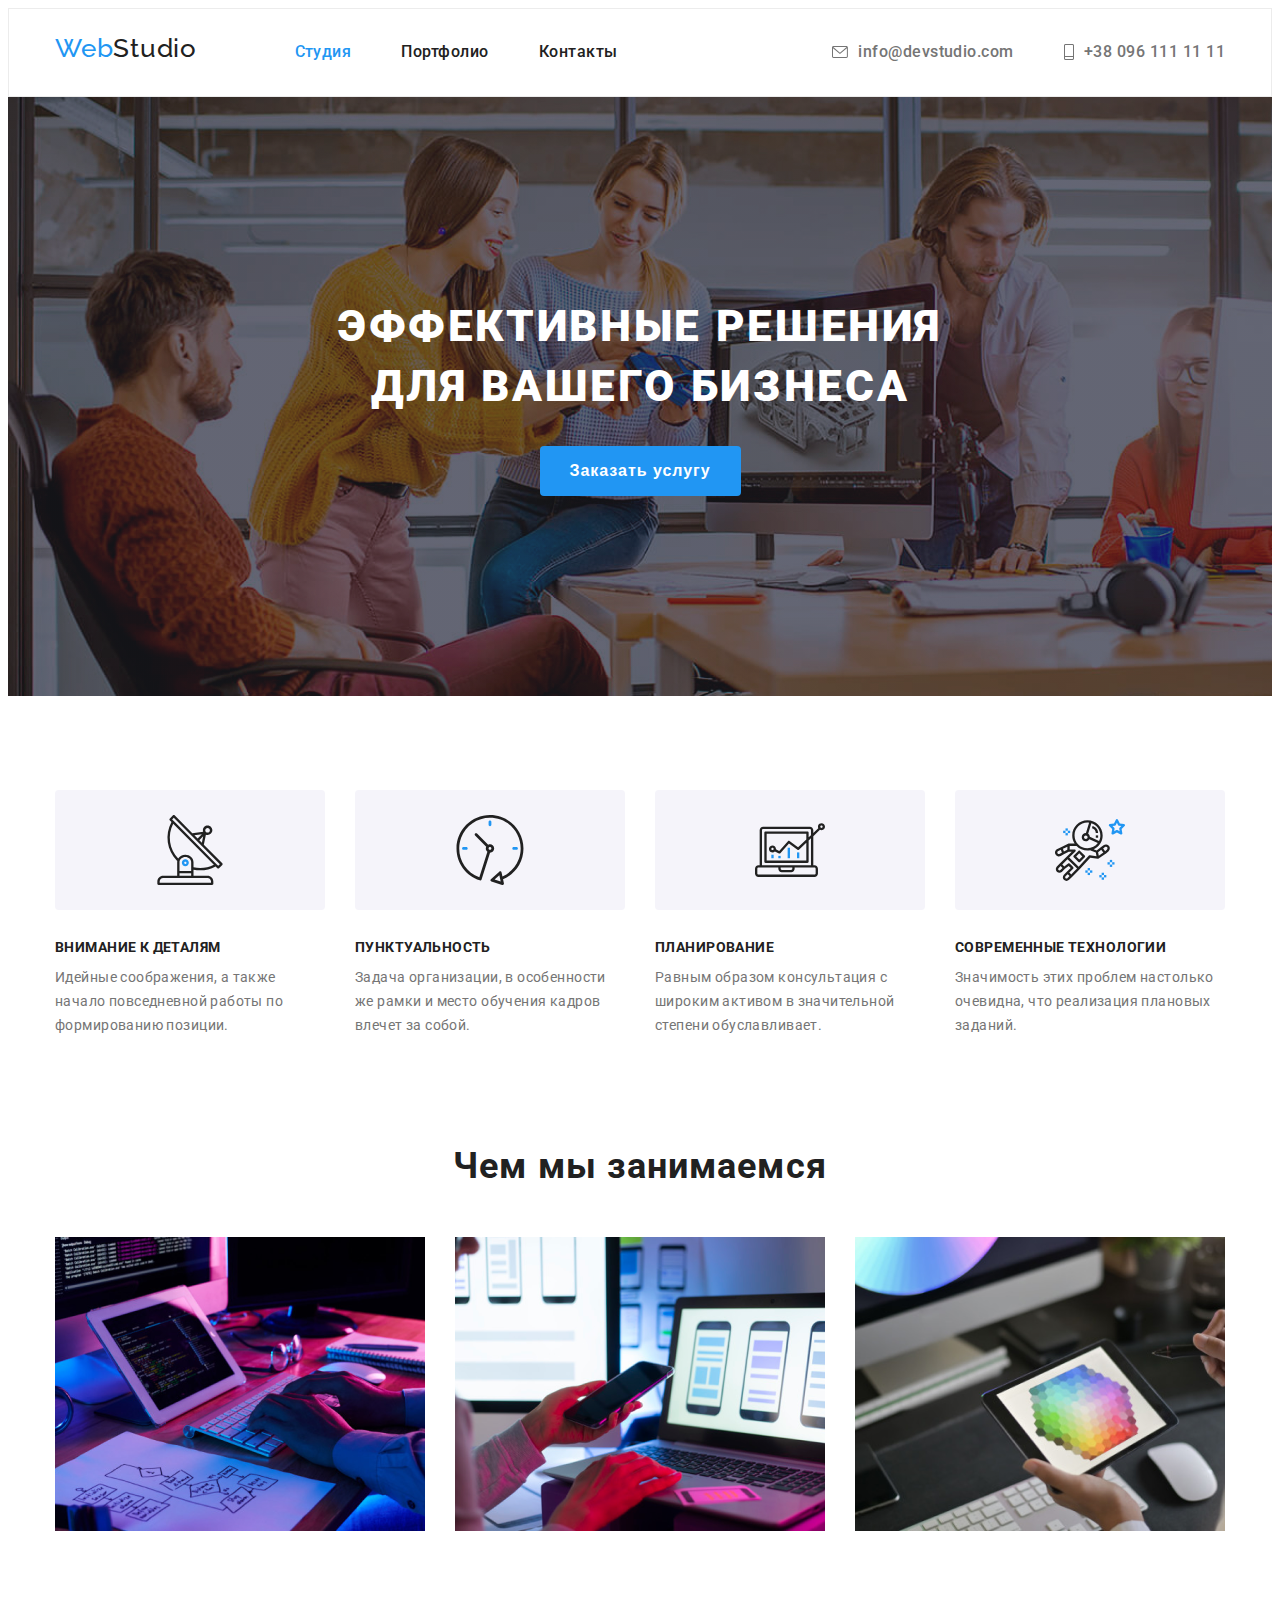
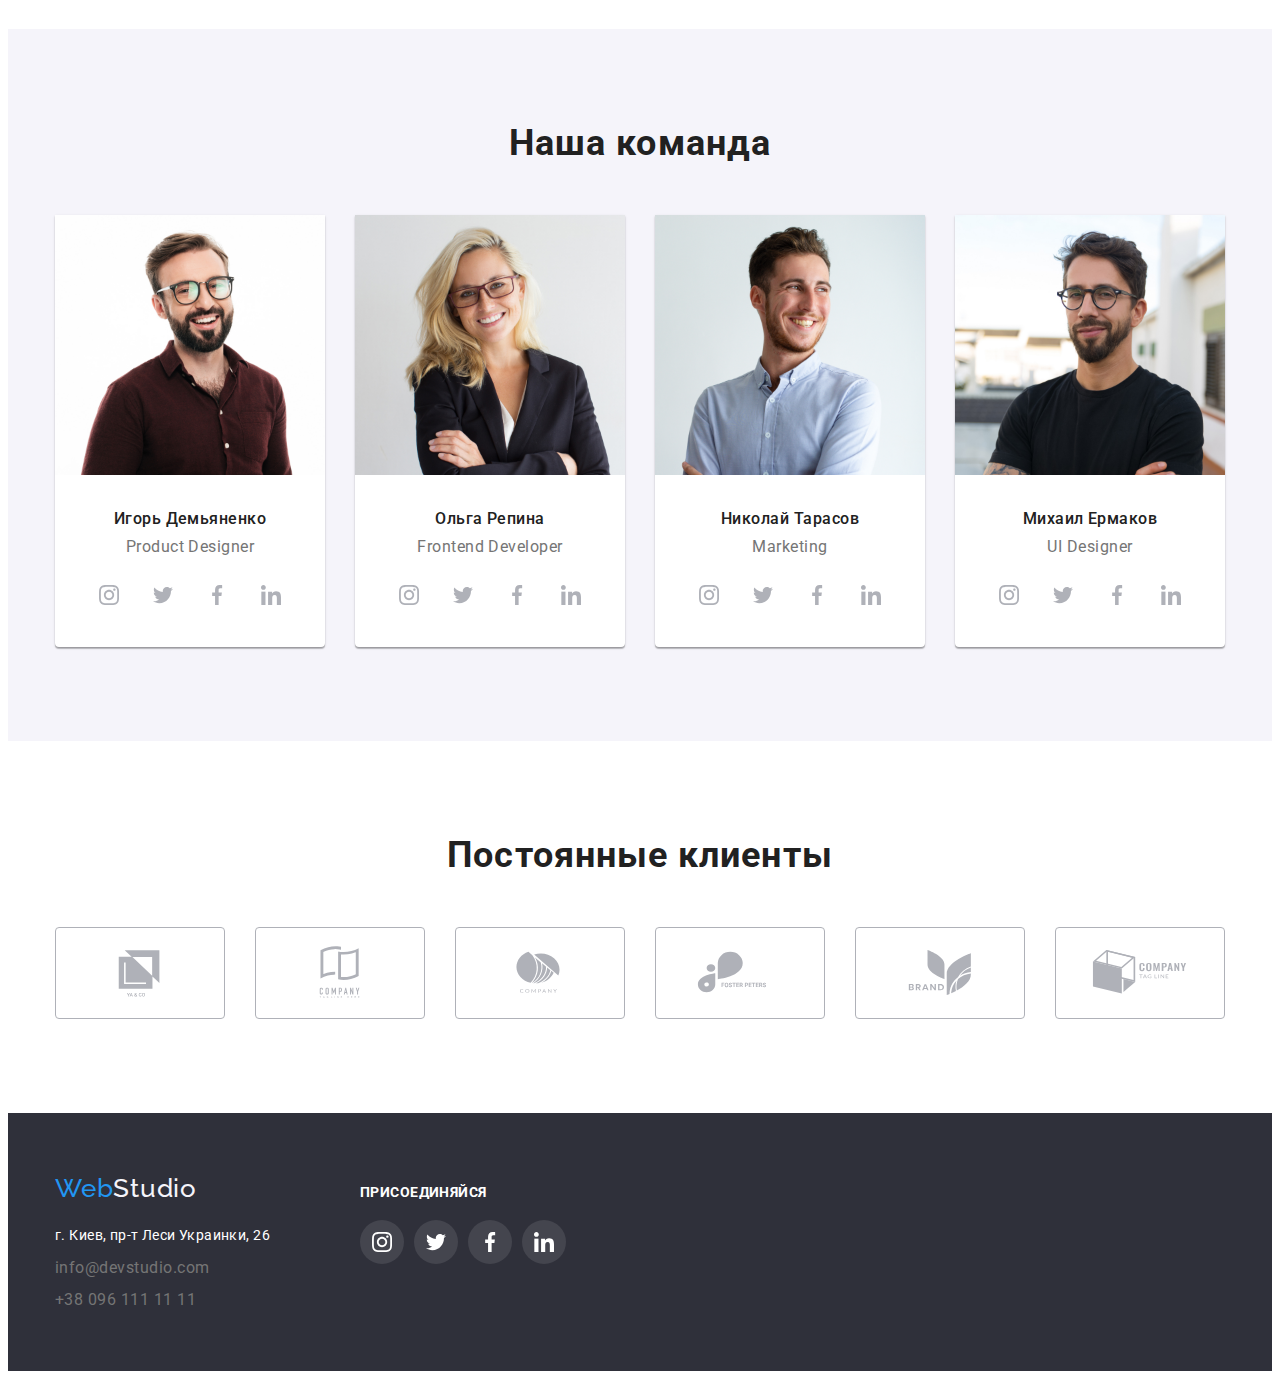
<file: index.html>
<!DOCTYPE html>
<html lang="ru">
  <head>
    <meta charset="UTF-8" />
    <meta name="viewport" content="width=device-width, initial-scale=1.0" />
    <title>WebStudio</title>
    <link rel="preconnect" href="https://fonts.gstatic.com" />
    <link
      href="https://fonts.googleapis.com/css2?family=Raleway:wght@700&family=Roboto:wght@400;500;700;900&display=swap"
      rel="stylesheet"
    />
    <link
      rel="stylesheet"
      href="https://cdnjs.cloudflare.com/ajax/libs/modern-normalize/1.0.0/modern-normalize.min.css"
      integrity="sha512-ISS7cAi1PEhQ8jnbJpJZMd29NlhNj4AWYyLOSp2CE/CsHxTCu+r+t0D2yoJudVrd0/8fTVPUVDzY5Tvli75u/g=="
      crossorigin="anonymous"
    />
    <link rel="stylesheet" href="./css/styles.css" />
  </head>
  <body>
    <!--Шапка сайта-->
    <header class="page-header">
      <div class="container">
        <nav class="nav">
          <a class="link logo" href="./index.html"
            ><span class="logo-part">Web</span>Studio</a
          >
          <ul class="nav list">
            <li class="nav-item">
              <a class="link nav current" href="./index.html">Студия</a>
            </li>
            <li class="nav-item">
              <a class="link nav" href="./portfolio.html">Портфолио</a>
            </li>
            <li class="nav-item"><a class="link nav" href="">Кoнтакты</a></li>
          </ul>
        </nav>
        <ul class="list contacts">
          <li class="contacts-item">
            <a class="link contacts-link" href="mailto:info@devstudio.com">
              <svg class="contacts-icon">
                <use href="./images/svg/sprite.svg#icon-envelope"></use>
              </svg>
              info@devstudio.com
            </a>
          </li>
          <li class="contacts-item">
            <a class="link contacts-link" href="tel:+380961111111">
              <svg class="contacts-icon phone">
                <use href="./images/svg/sprite.svg#icon-phone"></use>
              </svg>
              +38 096 111 11 11
            </a>
          </li>
        </ul>
      </div>
    </header>

    <main>
      <!-- Hero section -->
      <section class="hero-section">
        <div class="container hero-container">
          <h1 class="title">
            Эффективные решения <br />
            для вашего бизнеса
          </h1>
          <button type="button" class="button">Заказать услугу</button>
        </div>
      </section>
      <!-- Особенности -->
      <section class="section">
        <div class="container">
          <h2 class="hidden-title">Особенности</h2>
          <ul class="list card-set">
            <li class="features-item first-feature">
              <h3 class="title-features">Внимание к деталям</h3>
              <p class="text">
                Идейные соображения, а также начало повседневной работы по
                формированию позиции.
              </p>
            </li>
            <li class="features-item second-feature">
              <h3 class="title-features">Пунктуальность</h3>
              <p class="text">
                Задача организации, в особенности же рамки и место обучения
                кадров влечет за собой.
              </p>
            </li>
            <li class="features-item third-feature">
              <h3 class="title-features">Планирование</h3>
              <p class="text">
                Равным образом консультация с широким активом в значительной
                степени обуславливает.
              </p>
            </li>
            <li class="features-item fourth-feature">
              <h3 class="title-features">Современные технологии</h3>
              <p class="text">
                Значимость этих проблем настолько очевидна, что реализация
                плановых заданий.
              </p>
            </li>
          </ul>
        </div>
      </section>
      <!-- Чем мы занимаемся -->
      <section class="section gallery">
        <div class="container">
          <h2 class="second-title">Чем мы занимаемся</h2>
          <ul class="list card-set">
            <li class="gallery-item">
              <img
                width="370"
                src="./images/img.png"
                alt="компьютер и планшет"
              />
            </li>
            <li class="gallery-item">
              <img width="370" src="./images/img2.png" alt="Компьютер" />
            </li>
            <li class="gallery-item">
              <img width="370" src="./images/img3.png" alt="планшет" />
            </li>
          </ul>
        </div>
      </section>
      <!--Наша комнада-->
      <section class="section team">
        <div class="container">
          <h2 class="second-title">Наша команда</h2>

          <ul class="list card-set">
            <li class="team-cards">
              <img
                width="270"
                src="./images/demyanenko.jpg"
                alt="Фото Игоря Демьяненко"
              />
              <div class="card-text">
                <h3 class="team-names">Игорь Демьяненко</h3>
                <p class="position">Product Designer</p>

                <ul class="list social-icons">
                  <li class="social-icons-item">
                    <a
                      href=""
                      class="social-icons-link"
                      target="_blank"
                      rel="noopener noreferrer"
                    >
                      <svg class="social-icons-svg">
                        <use
                          href="./images/svg/sprite.svg#icon-instagram"
                        ></use>
                      </svg>
                    </a>
                  </li>
                  <li class="social-icons-item">
                    <a
                      href=""
                      class="social-icons-link"
                      target="_blank"
                      rel="noopener noreferrer"
                    >
                      <svg class="social-icons-svg">
                        <use href="./images/svg/sprite.svg#icon-twitter"></use>
                      </svg>
                    </a>
                  </li>
                  <li class="social-icons-item">
                    <a
                      href=""
                      class="social-icons-link"
                      target="_blank"
                      rel="noopener noreferrer"
                    >
                      <svg class="social-icons-svg">
                        <use href="./images/svg/sprite.svg#icon-facebook"></use>
                      </svg>
                    </a>
                  </li>
                  <li class="social-icons-item">
                    <a
                      href=""
                      class="social-icons-link"
                      target="_blank"
                      rel="noopener noreferrer"
                    >
                      <svg class="social-icons-svg">
                        <use href="./images/svg/sprite.svg#icon-linkedin"></use>
                      </svg>
                    </a>
                  </li>
                </ul>
              </div>
            </li>
            <li class="team-cards">
              <img
                width="270"
                src="./images/repina.jpg"
                alt="Фото Ольги Репиной"
              />
              <div class="card-text">
                <h3 class="team-names">Ольга Репина</h3>
                <p class="position">Frontend Developer</p>

                <ul class="list social-icons">
                  <li class="social-icons-item">
                    <a
                      href=""
                      class="social-icons-link"
                      target="_blank"
                      rel="noopener noreferrer"
                    >
                      <svg class="social-icons-svg">
                        <use
                          href="./images/svg/sprite.svg#icon-instagram"
                        ></use>
                      </svg>
                    </a>
                  </li>
                  <li class="social-icons-item">
                    <a
                      href=""
                      class="social-icons-link"
                      target="_blank"
                      rel="noopener noreferrer"
                    >
                      <svg class="social-icons-svg">
                        <use href="./images/svg/sprite.svg#icon-twitter"></use>
                      </svg>
                    </a>
                  </li>
                  <li class="social-icons-item">
                    <a
                      href=""
                      class="social-icons-link"
                      target="_blank"
                      rel="noopener noreferrer"
                    >
                      <svg class="social-icons-svg">
                        <use href="./images/svg/sprite.svg#icon-facebook"></use>
                      </svg>
                    </a>
                  </li>
                  <li class="social-icons-item">
                    <a
                      href=""
                      class="social-icons-link"
                      target="_blank"
                      rel="noopener noreferrer"
                    >
                      <svg class="social-icons-svg">
                        <use href="./images/svg/sprite.svg#icon-linkedin"></use>
                      </svg>
                    </a>
                  </li>
                </ul>
              </div>
            </li>
            <li class="team-cards">
              <img
                width="270"
                src="./images/tarasov.jpg"
                alt="Фото Николая Тарасова"
              />
              <div class="card-text">
                <h3 class="team-names">Николай Тарасов</h3>
                <p class="position">Marketing</p>

                <ul class="list social-icons">
                  <li class="social-icons-item">
                    <a
                      href=""
                      class="social-icons-link"
                      target="_blank"
                      rel="noopener noreferrer"
                    >
                      <svg class="social-icons-svg">
                        <use
                          href="./images/svg/sprite.svg#icon-instagram"
                        ></use>
                      </svg>
                    </a>
                  </li>
                  <li class="social-icons-item">
                    <a
                      href=""
                      class="social-icons-link"
                      target="_blank"
                      rel="noopener noreferrer"
                    >
                      <svg class="social-icons-svg">
                        <use href="./images/svg/sprite.svg#icon-twitter"></use>
                      </svg>
                    </a>
                  </li>
                  <li class="social-icons-item">
                    <a
                      href=""
                      class="social-icons-link"
                      target="_blank"
                      rel="noopener noreferrer"
                    >
                      <svg class="social-icons-svg">
                        <use href="./images/svg/sprite.svg#icon-facebook"></use>
                      </svg>
                    </a>
                  </li>
                  <li class="social-icons-item">
                    <a
                      href=""
                      class="social-icons-link"
                      target="_blank"
                      rel="noopener noreferrer"
                    >
                      <svg class="social-icons-svg">
                        <use href="./images/svg/sprite.svg#icon-linkedin"></use>
                      </svg>
                    </a>
                  </li>
                </ul>
              </div>
            </li>
            <li class="team-cards">
              <img
                width="270"
                src="./images/yermakov.jpg"
                alt="Фото Михаила Ермакова"
              />
              <div class="card-text">
                <h3 class="team-names">Михаил Ермаков</h3>
                <p class="position">UI Designer</p>

                <ul class="list social-icons">
                  <li class="social-icons-item">
                    <a
                      href=""
                      class="social-icons-link"
                      target="_blank"
                      rel="noopener noreferrer"
                    >
                      <svg class="social-icons-svg">
                        <use
                          href="./images/svg/sprite.svg#icon-instagram"
                        ></use>
                      </svg>
                    </a>
                  </li>
                  <li class="social-icons-item">
                    <a
                      href=""
                      class="social-icons-link"
                      target="_blank"
                      rel="noopener noreferrer"
                    >
                      <svg class="social-icons-svg">
                        <use href="./images/svg/sprite.svg#icon-twitter"></use>
                      </svg>
                    </a>
                  </li>
                  <li class="social-icons-item">
                    <a
                      href=""
                      class="social-icons-link"
                      target="_blank"
                      rel="noopener noreferrer"
                    >
                      <svg class="social-icons-svg">
                        <use href="./images/svg/sprite.svg#icon-facebook"></use>
                      </svg>
                    </a>
                  </li>
                  <li class="social-icons-item">
                    <a
                      href=""
                      class="social-icons-link"
                      target="_blank"
                      rel="noopener noreferrer"
                    >
                      <svg class="social-icons-svg">
                        <use href="./images/svg/sprite.svg#icon-linkedin"></use>
                      </svg>
                    </a>
                  </li>
                </ul>
              </div>
            </li>
          </ul>
        </div>
      </section>

      <!-- Постоянные  клиенты -->
      <section class="section">
        <div class="container">
          <h2 class="second-title">Постоянные клиенты</h2>
          <ul class="list clients-list">
            <li class="clients-item">
              <a href="" class="clients-link">
                <svg class="clients-svg">
                  <use href="./images/svg/sprite.svg#icon-yaco"></use>
                </svg>
              </a>
            </li>
            <li class="clients-item">
              <a href="" class="clients-link">
                <svg class="clients-svg">
                  <use href="./images/svg/sprite.svg#icon-company"></use>
                </svg>
              </a>
            </li>
            <li class="clients-item">
              <a href="" class="clients-link">
                <svg class="clients-svg">
                  <use href="./images/svg/sprite.svg#icon-thirdco"></use>
                </svg>
              </a>
            </li>
            <li class="clients-item">
              <a href="" class="clients-link">
                <svg class="clients-svg">
                  <use href="./images/svg/sprite.svg#icon-foster"></use>
                </svg>
              </a>
            </li>
            <li class="clients-item">
              <a href="" class="clients-link">
                <svg class="clients-svg">
                  <use href="./images/svg/sprite.svg#icon-brand"></use>
                </svg>
              </a>
            </li>
            <li class="clients-item">
              <a href="" class="clients-link">
                <svg class="clients-svg">
                  <use href="./images/svg/sprite.svg#icon-tagline"></use>
                </svg>
              </a>
            </li>
          </ul>
        </div>
      </section>
    </main>

    <!-- Футер -->
    <footer class="dark-bg footer">
      <div class="container">
        <div class="footer-container">
          <div class="address-container">
            <a class="link logo white" href="./index.html"
              ><span class="logo-part">Web</span>Studio</a
            >
            <address class="address">
              <p class="text address">г. Киев, пр-т Леси Украинки, 26</p>
              <ul class="list">
                <li class="footer-item">
                  <a class="link footer-text" href="mailto:info@devstudio.com"
                    >info@devstudio.com</a
                  >
                </li>
                <li class="footer-item">
                  <a class="link footer-text" href="tel:+380961111111"
                    >+38 096 111 11 11</a
                  >
                </li>
              </ul>
            </address>
          </div>
          <div class="join-container">
            <h3 class="third-title">Присоединяйся</h3>
            <ul class="list social-icons-footer">
              <li class="social-icons-item">
                <a
                  href=""
                  class="footer-icons-link"
                  target="_blank"
                  rel="noopener noreferrer"
                >
                  <svg class="footer-icons-svg">
                    <use href="./images/svg/sprite.svg#icon-instagram"></use>
                  </svg>
                </a>
              </li>
              <li class="social-icons-item">
                <a
                  href=""
                  class="footer-icons-link"
                  target="_blank"
                  rel="noopener noreferrer"
                >
                  <svg class="footer-icons-svg">
                    <use href="./images/svg/sprite.svg#icon-twitter"></use>
                  </svg>
                </a>
              </li>
              <li class="social-icons-item">
                <a
                  href=""
                  class="footer-icons-link"
                  target="_blank"
                  rel="noopener noreferrer"
                >
                  <svg class="footer-icons-svg">
                    <use href="./images/svg/sprite.svg#icon-facebook"></use>
                  </svg>
                </a>
              </li>
              <li class="social-icons-item">
                <a
                  href=""
                  class="footer-icons-link"
                  target="_blank"
                  rel="noopener noreferrer"
                >
                  <svg class="footer-icons-svg">
                    <use href="./images/svg/sprite.svg#icon-linkedin"></use>
                  </svg>
                </a>
              </li>
            </ul>
          </div>
        </div>
      </div>
    </footer>
  </body>
</html>
</file>
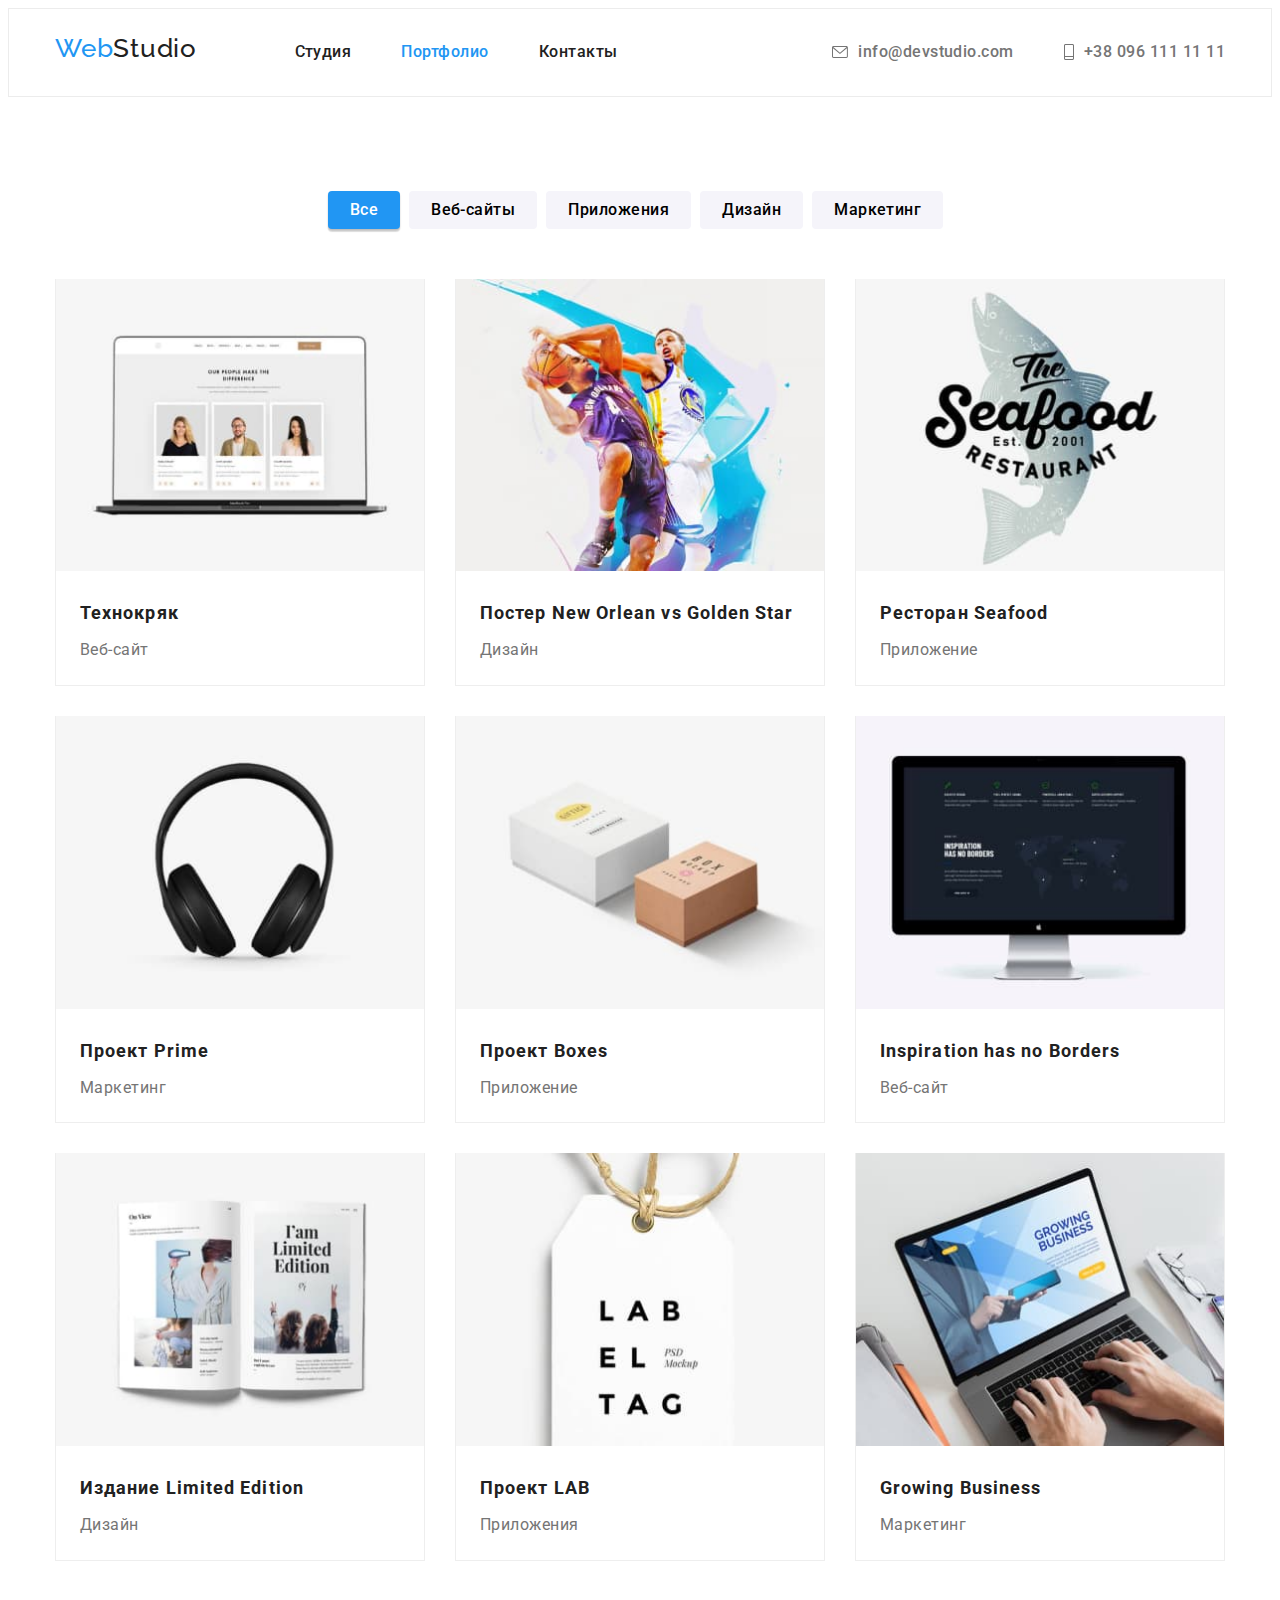
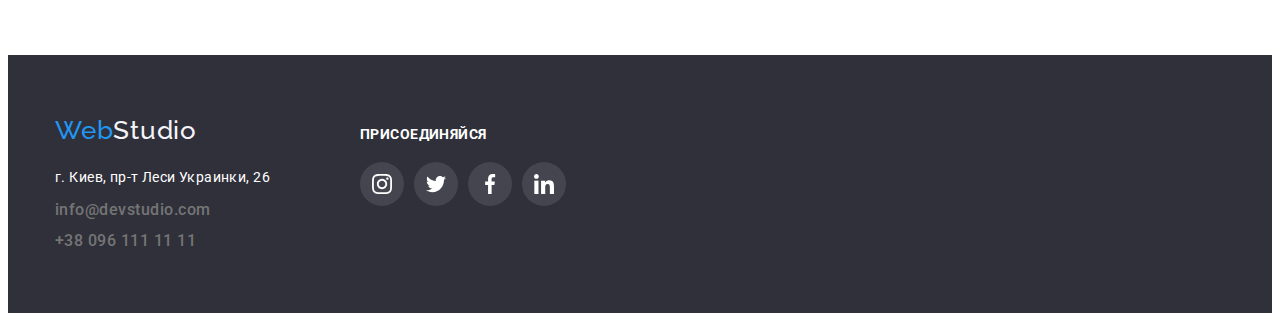
<file: portfolio.html>
<!DOCTYPE html>
<html lang="ru">
  <head>
    <meta charset="UTF-8" />
    <meta name="viewport" content="width=device-width, initial-scale=1.0" />
    <title>WebStudio</title>
    <link rel="preconnect" href="https://fonts.gstatic.com" />
    <link
      href="https://fonts.googleapis.com/css2?family=Raleway:wght@700&family=Roboto:wght@400;500;700;900&display=swap"
      rel="stylesheet"
    />
    <link
      rel="stylesheet"
      href="https://cdnjs.cloudflare.com/ajax/libs/modern-normalize/1.0.0/modern-normalize.min.css"
      integrity="sha512-ISS7cAi1PEhQ8jnbJpJZMd29NlhNj4AWYyLOSp2CE/CsHxTCu+r+t0D2yoJudVrd0/8fTVPUVDzY5Tvli75u/g=="
      crossorigin="anonymous"
    />
    <link rel="stylesheet" href="./css/styles.css" />
  </head>
  <body>
    <!--Шапка сайта-->
    <header class="page-header">
      <div class="container">
        <nav class="nav">
          <a class="link logo" href="./index.html"
            ><span class="logo-part">Web</span>Studio</a
          >
          <ul class="nav list">
            <li class="nav-item">
              <a class="link nav" href="./index.html">Студия</a>
            </li>
            <li class="nav-item">
              <a class="link nav current" href="./portfolio.html">Портфолио</a>
            </li>
            <li class="nav-item"><a class="link nav" href="">Кoнтакты</a></li>
          </ul>
        </nav>
        <ul class="list contacts">
          <li class="contacts-item">
            <a class="link contacts-link" href="mailto:info@devstudio.com">
              <svg class="contacts-icon">
                <use href="./images/svg/sprite.svg#icon-envelope"></use>
              </svg>
              info@devstudio.com
            </a>
          </li>
          <li class="contacts-item">
            <a class="link contacts-link" href="tel:+380961111111">
              <svg class="contacts-icon phone">
                <use href="./images/svg/sprite.svg#icon-phone"></use>
              </svg>
              +38 096 111 11 11
            </a>
          </li>
        </ul>
      </div>
    </header>
    <main>
      <section class="section">
        <div class="container">
          <h1 class="hidden-title">Портфолио</h1>
          <ul class="list card-set menu-item">
            <li class="menu">
              <button type="button" class="button-menu default-btn">Все</button>
            </li>
            <li class="menu">
              <button type="button" class="button-menu">Веб-сайты</button>
            </li>
            <li class="menu">
              <button type="button" class="button-menu">Приложения</button>
            </li>
            <li class="menu">
              <button type="button" class="button-menu">Дизайн</button>
            </li>
            <li class="menu">
              <button type="button" class="button-menu">Маркетинг</button>
            </li>
          </ul>

          <ul class="list card-set">
            <li class="portfolio-card">
              <a href="" class="focused-card">
                <img
                  src="./images/portfolio/img1.jpg"
                  alt="Технокряк"
                  width="368"
                />
                <div class="portfolio-text">
                  <h2 class="portfolio-tittle">Технокряк</h2>
                  <p class="portfolio-item">Веб-сайт</p>
                </div>
              </a>
            </li>

            <li class="portfolio-card">
              <a href="" class="focused-card">
                <img
                  src="./images/portfolio/img2.jpg"
                  alt="Постер New Orlean vs Golden Star"
                  width="368"
                />
                <div class="portfolio-text">
                  <h2 class="portfolio-tittle">
                    Постер New Orlean vs Golden Star
                  </h2>
                  <p class="portfolio-item">Дизайн</p>
                </div>
              </a>
            </li>

            <li class="portfolio-card">
              <a href="" class="focused-card">
                <img
                  src="./images/portfolio/img3.jpg"
                  alt="Ресторан Seafood"
                  width="368"
                />
                <div class="portfolio-text">
                  <h2 class="portfolio-tittle">Ресторан Seafood</h2>
                  <p class="portfolio-item">Приложение</p>
                </div>
              </a>
            </li>
            <li class="portfolio-card">
              <a href="" class="focused-card">
                <img
                  src="./images/portfolio/img4.jpg"
                  alt="Проект Prime"
                  width="368"
                />
                <div class="portfolio-text">
                  <h2 class="portfolio-tittle">Проект Prime</h2>
                  <p class="portfolio-item">Маркетинг</p>
                </div>
              </a>
            </li>
            <li class="portfolio-card">
              <a href="" class="focused-card">
                <img
                  src="./images/portfolio/img5.jpg"
                  alt="Проект Boxes"
                  width="368"
                />
                <div class="portfolio-text">
                  <h2 class="portfolio-tittle">Проект Boxes</h2>
                  <p class="portfolio-item">Приложение</p>
                </div>
              </a>
            </li>
            <li class="portfolio-card">
              <a href="" class="focused-card">
                <img
                  src="./images/portfolio/img6.jpg"
                  alt="Inspiration has no Borders"
                  width="368"
                />
                <div class="portfolio-text">
                  <h2 class="portfolio-tittle">Inspiration has no Borders</h2>
                  <p class="portfolio-item">Веб-сайт</p>
                </div>
              </a>
            </li>
            <li class="portfolio-card">
              <a href="" class="focused-card">
                <img
                  src="./images/portfolio/img7.jpg"
                  alt="Издание Limited Edition"
                  width="368"
                />
                <div class="portfolio-text">
                  <h2 class="portfolio-tittle">Издание Limited Edition</h2>
                  <p class="portfolio-item">Дизайн</p>
                </div>
              </a>
            </li>
            <li class="portfolio-card">
              <a href="" class="focused-card">
                <img
                  src="./images/portfolio/img8.jpg"
                  alt="Проект LAB"
                  width="368"
                />
                <div class="portfolio-text">
                  <h2 class="portfolio-tittle">Проект LAB</h2>
                  <p class="portfolio-item">Приложения</p>
                </div>
              </a>
            </li>
            <li class="portfolio-card">
              <a href="" class="focused-card">
                <img
                  src="./images/portfolio/img9.jpg"
                  alt="Growing Business"
                  width="368"
                />
                <div class="portfolio-text">
                  <h2 class="portfolio-tittle">Growing Business</h2>
                  <p class="portfolio-item">Маркетинг</p>
                </div>
              </a>
            </li>
          </ul>
        </div>
      </section>
    </main>

    <!-- Футер -->
    <footer class="dark-bg footer">
      <div class="container">
        <div class="footer-container">
          <div class="address-container">
            <a class="link logo white" href="./index.html"
              ><span class="logo-part">Web</span>Studio</a
            >
            <address class="address">
              <p class="text address">г. Киев, пр-т Леси Украинки, 26</p>
              <ul class="list">
                <li class="footer-item">
                  <a class="link" href="mailto:info@devstudio.com"
                    >info@devstudio.com</a
                  >
                </li>
                <li class="footer-item">
                  <a class="link" href="tel:+380961111111">+38 096 111 11 11</a>
                </li>
              </ul>
            </address>
          </div>
          <div class="join-container">
            <h3 class="third-title">Присоединяйся</h3>
            <ul class="list social-icons-footer">
              <li class="social-icons-item">
                <a
                  href=""
                  class="footer-icons-link"
                  target="_blank"
                  rel="noopener noreferrer"
                >
                  <svg class="footer-icons-svg">
                    <use href="./images/svg/sprite.svg#icon-instagram"></use>
                  </svg>
                </a>
              </li>
              <li class="social-icons-item">
                <a
                  href=""
                  class="footer-icons-link"
                  target="_blank"
                  rel="noopener noreferrer"
                >
                  <svg class="footer-icons-svg">
                    <use href="./images/svg/sprite.svg#icon-twitter"></use>
                  </svg>
                </a>
              </li>
              <li class="social-icons-item">
                <a
                  href=""
                  class="footer-icons-link"
                  target="_blank"
                  rel="noopener noreferrer"
                >
                  <svg class="footer-icons-svg">
                    <use href="./images/svg/sprite.svg#icon-facebook"></use>
                  </svg>
                </a>
              </li>
              <li class="social-icons-item">
                <a
                  href=""
                  class="footer-icons-link"
                  target="_blank"
                  rel="noopener noreferrer"
                >
                  <svg class="footer-icons-svg">
                    <use href="./images/svg/sprite.svg#icon-linkedin"></use>
                  </svg>
                </a>
              </li>
            </ul>
          </div>
        </div>
      </div>
    </footer>
  </body>
</html>
</file>
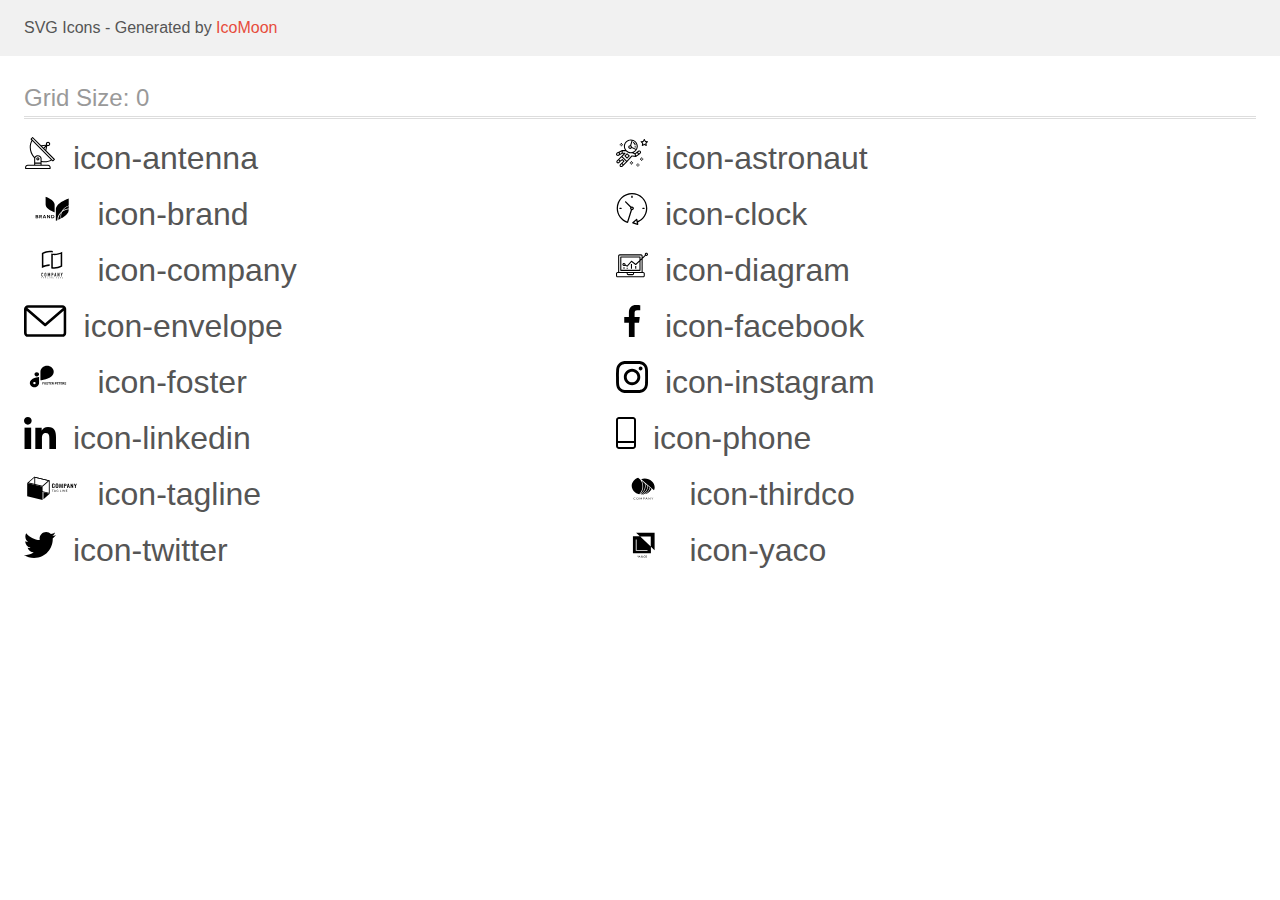
<file: images/icomoon/demo.html>
<!doctype html>
<html>
<head>
    <title>IcoMoon - SVG Icons</title>
    <meta charset="utf-8">
    <meta name="viewport" content="width=device-width, initial-scale=1">
    <link rel="stylesheet" href="demo-files/demo.css">
    <link rel="stylesheet" href="style.css">
</head>
<body>
<svg aria-hidden="true" style="position: absolute; width: 0; height: 0; overflow: hidden;" version="1.1" xmlns="http://www.w3.org/2000/svg" xmlns:xlink="http://www.w3.org/1999/xlink">
<defs>
<symbol id="icon-antenna" viewBox="0 0 32 32">
<path d="M30.773 22.098l-8.443-8.505 0.937-4.615c0.242 0.094 0.499 0.144 0.758 0.146h0.006c1.192 0.014 2.17-0.941 2.184-2.133s-0.941-2.17-2.133-2.184c-1.192-0.014-2.17 0.941-2.184 2.133-0.003 0.255 0.039 0.509 0.125 0.749l-4.96 0.605-8.091-8.133c-0.099-0.101-0.235-0.159-0.377-0.16-0.14 0.001-0.274 0.056-0.373 0.155l-1.513 1.504c-0.208 0.208-0.208 0.546 0 0.754l0.814 0.826c-3.153 5.798-2.129 12.978 2.519 17.663 0.043 0.041 0.092 0.074 0.146 0.098-0.034 0.18-0.051 0.364-0.052 0.547v6.187h-6.4c-1.472 0.002-2.665 1.195-2.667 2.667v1.067c0 0.295 0.239 0.533 0.533 0.533h24.533c0.295 0 0.533-0.239 0.533-0.533v-1.067c-0.002-1.472-1.195-2.665-2.667-2.667h-6.4v-2.742c1.003 0.21 2.024 0.317 3.049 0.32 2.458-0.003 4.877-0.615 7.040-1.783l0.818 0.823c0.099 0.101 0.235 0.159 0.377 0.16 0.14-0.001 0.274-0.056 0.373-0.155l1.513-1.504c0.208-0.208 0.208-0.546 0-0.754zM23.28 6.233c0.418-0.415 1.093-0.414 1.508 0.004s0.414 1.093-0.004 1.508c-0.2 0.199-0.47 0.31-0.752 0.31h-0.003c-0.589-0.003-1.064-0.483-1.061-1.072 0.002-0.282 0.115-0.552 0.314-0.751h-0.002zM22.024 9.738l-0.598 2.946-1.175-1.182 1.774-1.763zM21.419 8.836l-1.92 1.909-1.485-1.493 3.405-0.415zM24.004 28.8c0.884 0 1.6 0.716 1.6 1.6v0.533h-23.467v-0.533c0-0.884 0.716-1.6 1.6-1.6h20.267zM16.537 26.667v1.067h-5.333v-1.067h5.333zM11.204 25.6v-4.053c0-1.294 1.196-2.347 2.667-2.347s2.667 1.053 2.667 2.347v4.053h-5.333zM17.604 23.904v-2.357c0-1.882-1.675-3.413-3.733-3.413-1.331-0.020-2.576 0.657-3.281 1.786-4.058-4.274-4.971-10.645-2.279-15.887l18.602 18.708c-2.872 1.461-6.165 1.873-9.309 1.163zM28.893 23.22l-21.057-21.181 0.755-0.752 7.935 7.98c0.004 0 0.006 0.007 0.010 0.010l13.115 13.191-0.757 0.752z"></path>
<path d="M13.876 20.267h-0.005c-0.884-0.001-1.601 0.714-1.602 1.598s0.714 1.601 1.598 1.602h0.005c0.884 0.001 1.601-0.714 1.602-1.598s-0.714-1.601-1.598-1.602zM14.249 22.245c-0.1 0.1-0.236 0.156-0.378 0.155-0.295-0.002-0.532-0.242-0.531-0.536 0.001-0.141 0.057-0.276 0.157-0.375s0.233-0.154 0.373-0.155c0.295 0.002 0.532 0.241 0.53 0.536-0.001 0.141-0.057 0.276-0.157 0.375h0.005z"></path>
</symbol>
<symbol id="icon-astronaut" viewBox="0 0 32 32">
<path d="M31.974 4.524c-0.063-0.193-0.229-0.333-0.43-0.363l-1.91-0.278-0.855-1.731c-0.179-0.365-0.777-0.365-0.956 0l-0.855 1.731-1.91 0.278c-0.201 0.029-0.367 0.17-0.431 0.363-0.062 0.193-0.011 0.405 0.135 0.547l1.383 1.348-0.326 1.903c-0.034 0.2 0.048 0.402 0.212 0.522 0.166 0.121 0.382 0.135 0.562 0.040l1.709-0.899 1.709 0.899c0.078 0.041 0.164 0.061 0.249 0.061 0.11 0 0.221-0.034 0.314-0.102 0.164-0.119 0.246-0.322 0.212-0.522l-0.326-1.903 1.383-1.348c0.145-0.142 0.197-0.354 0.135-0.547zM29.511 5.851c-0.125 0.122-0.183 0.299-0.153 0.472l0.191 1.114-1-0.526c-0.078-0.041-0.163-0.061-0.249-0.061s-0.17 0.020-0.249 0.061l-1.001 0.526 0.191-1.114c0.030-0.173-0.028-0.349-0.153-0.472l-0.81-0.789 1.119-0.163c0.174-0.025 0.324-0.134 0.402-0.292l0.5-1.013 0.5 1.013c0.078 0.157 0.228 0.267 0.402 0.292l1.119 0.163-0.809 0.789z"></path>
<path d="M26.134 20.522h-1.067v1.067h1.067v-1.067z"></path>
<path d="M26.134 22.656h-1.067v1.067h1.067v-1.067z"></path>
<path d="M27.2 21.589h-1.067v1.067h1.067v-1.067z"></path>
<path d="M25.067 21.589h-1.067v1.067h1.067v-1.067z"></path>
<path d="M22.4 26.389h-1.067v1.067h1.067v-1.067z"></path>
<path d="M22.4 28.522h-1.067v1.067h1.067v-1.067z"></path>
<path d="M23.467 27.456h-1.067v1.067h1.067v-1.067z"></path>
<path d="M21.333 27.456h-1.067v1.067h1.067v-1.067z"></path>
<path d="M16 24.256h-1.067v1.067h1.067v-1.067z"></path>
<path d="M16 26.389h-1.067v1.067h1.067v-1.067z"></path>
<path d="M17.067 25.322h-1.067v1.067h1.067v-1.067z"></path>
<path d="M14.933 25.322h-1.067v1.067h1.067v-1.067z"></path>
<path d="M5.867 6.122h-1.067v1.067h1.067v-1.067z"></path>
<path d="M5.867 8.255h-1.067v1.067h1.067v-1.067z"></path>
<path d="M6.933 7.189h-1.067v1.067h1.067v-1.067z"></path>
<path d="M4.8 7.189h-1.067v1.067h1.067v-1.067z"></path>
<path d="M24.715 14.159c-0.287-0.388-0.709-0.637-1.188-0.705-0.481-0.068-0.956 0.058-1.34 0.352l-1.252 0.96-1.898 1.417-1.358-0.541c2.421-1.086 4.114-3.508 4.114-6.32 0-3.823-3.123-6.933-6.961-6.933s-6.961 3.11-6.961 6.933c0 1.386 0.414 2.674 1.12 3.758l-2.764-0.024c-0.002 0-0.003 0-0.005 0-0.009 0-0.015 0.004-0.023 0.005-0.053 0.002-0.105 0.013-0.155 0.031-0.013 0.005-0.026 0.008-0.038 0.013-0.006 0.003-0.013 0.003-0.019 0.006l-3.233 1.596c-0.001 0-0.001 0-0.001 0.001l-1.893 0.911c-0.021 0.009-0.042 0.021-0.063 0.035-0.755 0.502-1.012 1.489-0.598 2.295 0.22 0.429 0.595 0.745 1.056 0.889 0.178 0.055 0.359 0.083 0.539 0.083 0.29 0 0.577-0.071 0.839-0.211l1.388-0.738 2.264-1.169 1.357-0.008-5.442 5.416c-0.001 0.001-0.001 0.001-0.002 0.001l-1.339 1.333c-0.316 0.315-0.49 0.732-0.49 1.178s0.174 0.863 0.49 1.179c0.325 0.323 0.752 0.485 1.179 0.485s0.854-0.162 1.18-0.485l1.314-1.309 1.741-1.3 0.901 0.897-1.762 1.754c-0 0.001-0.001 0.001-0.002 0.001l-1.339 1.333c-0.316 0.315-0.49 0.732-0.49 1.178s0.174 0.863 0.49 1.179c0.325 0.323 0.753 0.485 1.18 0.485s0.855-0.162 1.18-0.485l3.482-3.467c0.001-0.001 0.001-0.001 0.001-0.002l1.010-1-0.004-0.004c0.006-0.006 0.015-0.009 0.022-0.015l5.166-5.658 3.471 0.494c0.025 0.004 0.050 0.005 0.075 0.005 0.065 0 0.127-0.015 0.187-0.038 0.018-0.006 0.033-0.015 0.050-0.023 0.019-0.010 0.039-0.015 0.058-0.027l3.213-2.133c0.012-0.008 0.018-0.021 0.029-0.029 0.013-0.010 0.029-0.014 0.041-0.026l1.271-1.191c0.662-0.62 0.753-1.635 0.212-2.362zM2.13 17.77c-0.173 0.093-0.37 0.111-0.558 0.052-0.187-0.058-0.338-0.186-0.427-0.358-0.161-0.314-0.068-0.695 0.214-0.902l1.314-0.632 0.449 1.312-0.992 0.528zM5.628 15.942l-1.548 0.8-0.439-1.283 2.027-1.001-0.040 1.484zM20.727 9.322c0 0.918-0.219 1.785-0.599 2.559l-4.181-1.899c-0.044-0.573-0.341-1.075-0.788-1.388l1.464-4.86c2.378 0.756 4.105 2.974 4.105 5.588zM8.938 9.322c0-3.235 2.644-5.867 5.894-5.867 0.253 0 0.5 0.021 0.745 0.052l-1.432 4.754c-0.019-0.001-0.037-0.006-0.057-0.006-1.033 0-1.873 0.837-1.873 1.867s0.84 1.867 1.873 1.867c0.694 0 1.294-0.383 1.618-0.945l3.862 1.755c-1.075 1.446-2.795 2.39-4.737 2.39-3.25 0-5.894-2.632-5.894-5.867zM14.894 10.122c0 0.441-0.362 0.8-0.806 0.8s-0.806-0.359-0.806-0.8c0-0.441 0.362-0.8 0.806-0.8s0.806 0.359 0.806 0.8zM2.465 25.146c-0.236 0.234-0.619 0.234-0.854 0.001-0.114-0.114-0.176-0.263-0.176-0.423s0.062-0.309 0.176-0.421l0.962-0.958 0.851 0.848-0.959 0.955zM5.679 28.88c-0.236 0.234-0.619 0.235-0.855 0.001-0.114-0.114-0.176-0.263-0.176-0.423s0.062-0.309 0.176-0.421l0.963-0.959 0.852 0.848-0.96 0.955zM9.16 25.411c-0.001 0-0.001 0-0.002 0.001l-1.765 1.76-0.852-0.848 1.763-1.755c0 0 0 0 0-0s0.001-0.001 0.002-0.001c0.040-0.040 0.065-0.088 0.090-0.135 0.007-0.014 0.020-0.026 0.026-0.040 0.017-0.041 0.019-0.085 0.026-0.129 0.003-0.025 0.014-0.047 0.014-0.073 0-0.036-0.013-0.070-0.020-0.106-0.006-0.032-0.006-0.065-0.019-0.095-0.020-0.050-0.055-0.094-0.091-0.138-0.010-0.012-0.014-0.027-0.025-0.038 0 0 0 0-0.001 0s-0.001-0.002-0.001-0.002l-1.607-1.6c-0.017-0.017-0.039-0.024-0.058-0.038-0.028-0.022-0.055-0.042-0.087-0.058-0.030-0.015-0.061-0.024-0.093-0.033-0.034-0.010-0.067-0.017-0.103-0.020-0.033-0.002-0.063 0.001-0.095 0.005-0.036 0.004-0.069 0.009-0.104 0.020-0.034 0.011-0.063 0.027-0.094 0.045-0.020 0.011-0.042 0.015-0.061 0.029l-1.773 1.324-0.901-0.897 2.399-2.386 4.361 4.289-0.928 0.919zM15.979 18.394c-0.015-0.002-0.030 0.004-0.045 0.003-0.039-0.002-0.076 0.001-0.115 0.007-0.030 0.005-0.059 0.011-0.088 0.021-0.034 0.012-0.065 0.028-0.097 0.047-0.030 0.018-0.057 0.037-0.083 0.061-0.013 0.011-0.028 0.017-0.040 0.029l-4.698 5.146-4.328-4.257 2.833-2.818c0.209-0.208 0.21-0.546 0.002-0.755-0.105-0.105-0.243-0.157-0.381-0.156v-0.001l-2.219 0.013 0.028-1.607 3.104 0.027c1.265 1.294 3.029 2.101 4.981 2.101 0.437 0 0.864-0.045 1.279-0.123 0.040 0.032 0.079 0.065 0.13 0.085l2.41 0.96 0.331 1.644-3.003-0.427zM20.020 18.572l-0.313-1.558 1.446-1.080 0.947 1.257-2.080 1.381zM23.774 15.741l-0.838 0.785-0.931-1.236 0.831-0.637c0.155-0.119 0.351-0.168 0.543-0.143 0.193 0.027 0.364 0.128 0.48 0.284 0.217 0.292 0.18 0.699-0.085 0.947z"></path>
<path d="M13.602 18.544l-2.143-2.133c-0.207-0.207-0.545-0.207-0.753 0l-2.142 2.133c-0.1 0.101-0.157 0.236-0.157 0.378s0.056 0.278 0.157 0.378l2.142 2.133c0.104 0.103 0.241 0.155 0.377 0.155s0.273-0.052 0.376-0.155l2.143-2.133c0.1-0.1 0.157-0.236 0.157-0.378s-0.057-0.278-0.157-0.378zM11.083 20.303l-1.387-1.381 1.387-1.381 1.387 1.381-1.387 1.381z"></path>
<path d="M17.164 5.071l-0.258 1.036c0.071 0.018 1.738 0.452 1.738 2.149h1.067c-0-2.017-1.666-2.965-2.547-3.185z"></path>
<path d="M19.711 9.322h-1.067v1.067h1.067v-1.067z"></path>
</symbol>
<symbol id="icon-brand" viewBox="0 0 57 32">
<path d="M14.27 23.859c0.13 0.147 0.199 0.332 0.196 0.521 0.007 0.123-0.017 0.247-0.070 0.361s-0.132 0.216-0.233 0.297c-0.252 0.175-0.565 0.26-0.881 0.24h-1.549v-3.302h1.517c0.299-0.018 0.596 0.059 0.84 0.219 0.098 0.075 0.176 0.17 0.227 0.277s0.074 0.224 0.068 0.341c0.009 0.182-0.054 0.361-0.176 0.505-0.118 0.131-0.28 0.222-0.462 0.258 0.205 0.034 0.391 0.134 0.523 0.282zM12.454 23.36h0.648c0.147 0.010 0.294-0.029 0.412-0.11 0.049-0.040 0.087-0.090 0.111-0.146s0.034-0.116 0.028-0.176c0.005-0.060-0.005-0.12-0.029-0.175s-0.061-0.106-0.108-0.147c-0.122-0.083-0.273-0.123-0.425-0.111h-0.638v0.866zM13.578 24.627c0.052-0.041 0.093-0.093 0.12-0.151s0.038-0.121 0.034-0.184c0.004-0.064-0.008-0.127-0.035-0.186s-0.069-0.111-0.121-0.153c-0.127-0.086-0.283-0.128-0.44-0.119h-0.68v0.908h0.689c0.155 0.008 0.309-0.032 0.435-0.114z"></path>
<path d="M17.371 25.278l-0.844-1.291h-0.317v1.291h-0.726v-3.302h1.374c0.346-0.022 0.689 0.078 0.957 0.281 0.192 0.179 0.308 0.415 0.327 0.666s-0.061 0.499-0.224 0.7c-0.17 0.178-0.401 0.296-0.655 0.336l0.898 1.32h-0.789zM16.21 23.538h0.594c0.412 0 0.618-0.167 0.618-0.5 0.004-0.068-0.007-0.136-0.033-0.2s-0.066-0.122-0.118-0.171c-0.13-0.099-0.298-0.147-0.467-0.134h-0.601l0.007 1.005z"></path>
<path d="M21.339 24.614h-1.446l-0.255 0.665h-0.761l1.328-3.265h0.823l1.323 3.265h-0.761l-0.25-0.665zM21.145 24.114l-0.529-1.394-0.529 1.394h1.057z"></path>
<path d="M26.305 25.278h-0.721l-1.616-2.245v2.245h-0.719v-3.302h0.719l1.616 2.258v-2.258h0.721v3.302z"></path>
<path d="M30.417 24.488c-0.149 0.249-0.376 0.452-0.652 0.582-0.314 0.145-0.662 0.217-1.013 0.208h-1.283v-3.302h1.283c0.351-0.008 0.698 0.061 1.013 0.203 0.276 0.127 0.503 0.328 0.652 0.576 0.148 0.269 0.226 0.565 0.226 0.866s-0.077 0.598-0.226 0.866zM29.593 24.409c0.206-0.219 0.319-0.499 0.319-0.788s-0.113-0.569-0.319-0.788c-0.249-0.199-0.573-0.3-0.902-0.281h-0.5v2.137h0.5c0.329 0.019 0.654-0.082 0.902-0.281z"></path>
<path d="M21.79 3.609c0 0 9.301 3.215 9.103 7.867v7.869c0 0-9.294-3.217-9.1-7.869l-0.004-7.867z"></path>
<path d="M39.179 17.503c1.757-1.107 3.788-1.792 5.909-1.994v-2.463c-2.444 0.862-4.517 2.426-5.909 4.457z"></path>
<path d="M38.124 18.245c1.438-2.651 3.93-4.696 6.964-5.715v-7.098c0 0-13.245 4.58-12.965 11.205v11.203c0 0 0.59-0.205 1.519-0.589 0-0.358 0-0.719 0.042-1.082 0.274-3.076 1.871-5.926 4.44-7.924z"></path>
<path d="M36.864 22.407c0.070-0.777 0.225-1.546 0.463-2.294-1.599 1.725-2.568 3.866-2.77 6.122-0.019 0.213-0.030 0.426-0.035 0.645 0.752-0.331 1.628-0.744 2.548-1.229-0.235-1.067-0.304-2.159-0.206-3.244z"></path>
<path d="M37.391 22.447c-0.088 0.982-0.033 1.969 0.164 2.938 3.619-1.983 7.685-5.046 7.528-8.748v-0.323c-2.585 0.265-5.004 1.3-6.885 2.946-0.44 1.020-0.712 2.094-0.807 3.188z"></path>
</symbol>
<symbol id="icon-clock" viewBox="0 0 32 32">
<path d="M31.297 15.301c-0.002-8.452-6.855-15.303-15.308-15.301s-15.303 6.855-15.301 15.308c0.001 6.658 4.307 12.551 10.649 14.576 0.061 0.019 0.124 0.029 0.187 0.029 0.121-0 0.239-0.032 0.342-0.094 0.135-0.080 0.236-0.207 0.283-0.356l3.865-12.25c1.057-0.005 1.909-0.866 1.903-1.923s-0.866-1.909-1.923-1.903c-0.284 0.001-0.565 0.067-0.82 0.191l-5.106-5.107c-0.253-0.245-0.657-0.238-0.902 0.016-0.239 0.247-0.239 0.639 0 0.886l5.103 5.109c-0.392 0.799-0.168 1.764 0.536 2.309l-3.683 11.673c-7.278-2.681-11.004-10.754-8.323-18.032s10.754-11.004 18.032-8.323 11.004 10.754 8.323 18.032c-1.31 3.556-4.001 6.431-7.462 7.973l-0.398-1.874c-0.073-0.344-0.411-0.565-0.756-0.492-0.109 0.023-0.209 0.074-0.292 0.148l-3.837 3.426c-0.263 0.234-0.287 0.637-0.052 0.9 0.076 0.085 0.174 0.149 0.283 0.184l4.899 1.563c0.335 0.108 0.694-0.077 0.802-0.412 0.034-0.106 0.040-0.219 0.017-0.328l-0.391-1.839c5.664-2.388 9.342-7.942 9.329-14.089zM15.992 14.664c0.352 0 0.638 0.286 0.638 0.638s-0.286 0.638-0.638 0.638c-0.352 0-0.638-0.285-0.638-0.638s0.285-0.638 0.638-0.638zM18.093 29.528l2.184-1.948 0.603 2.84-2.787-0.892z"></path>
<path d="M15.354 3.185v1.275c0 0.352 0.285 0.638 0.638 0.638s0.638-0.285 0.638-0.638v-1.275c0-0.352-0.286-0.638-0.638-0.638s-0.638 0.286-0.638 0.638z"></path>
<path d="M3.876 14.664c-0.352 0-0.638 0.286-0.638 0.638s0.285 0.638 0.638 0.638h1.275c0.352 0 0.638-0.285 0.638-0.638s-0.285-0.638-0.638-0.638h-1.275z"></path>
<path d="M28.108 15.939c0.352 0 0.638-0.285 0.638-0.638s-0.285-0.638-0.638-0.638h-1.275c-0.352 0-0.638 0.286-0.638 0.638s0.286 0.638 0.638 0.638h1.275z"></path>
</symbol>
<symbol id="icon-company" viewBox="0 0 57 32">
<path d="M26.727 3.165h-0.073c-0.112-0.007-0.224-0.010-0.336-0.012v0h-0.243c-0.212 0-0.428 0.005-0.642 0.016-0.016-0.001-0.032-0.001-0.049 0-1.944 0.11-3.848 0.596-5.609 1.431l-0.231 0.111v11.809l0.54-0.183c0.474-0.163 0.978-0.309 1.5-0.445 1.411-0.362 2.861-0.555 4.317-0.574v1.551c-0.193 0.001-0.38 0.007-0.568 0.016h-0.045c-1.121 0.061-2.233 0.232-3.322 0.51-1.378 0.345-2.708 0.863-3.957 1.542v-15.145c1.298-0.757 2.695-1.325 4.151-1.688 1.278-0.33 2.593-0.5 3.913-0.504h0.228c0.273 0.007 0.538 0.019 0.788 0.038 0.658 0.046 1.31 0.15 1.95 0.311v1.527c-0.621-0.145-1.253-0.24-1.889-0.285-0.013-0.001-0.026-0.002-0.039-0.003-0.132-0.011-0.263-0.022-0.386-0.022zM29.415 4.726c0.339 0.026 0.689 0.038 1.044 0.038 1.388-0.005 2.769-0.182 4.114-0.528 1.378-0.346 2.706-0.865 3.956-1.543v14.875c-1.298 0.756-2.696 1.325-4.153 1.688-1.279 0.329-2.593 0.498-3.913 0.503-1 0.008-1.997-0.11-2.968-0.35v-14.971c0.229 0.053 0.465 0.102 0.706 0.142 0.394 0.066 0.81 0.115 1.214 0.145zM36.985 4.841l-0.54 0.182c-0.497 0.167-0.997 0.316-1.5 0.449-1.465 0.377-2.971 0.57-4.483 0.575-0.352 0-0.676-0.010-0.989-0.030l-0.43-0.028v12.148l0.37 0.033c0.343 0.030 0.696 0.045 1.052 0.045 1.191-0.005 2.377-0.159 3.531-0.457 0.95-0.238 1.874-0.57 2.759-0.991l0.231-0.111v-11.813z"></path>
<path d="M19.060 24.113c-0.078-0.080-0.171-0.144-0.274-0.186s-0.214-0.061-0.326-0.057c-0.119-0.002-0.237 0.021-0.347 0.065-0.101 0.040-0.193 0.101-0.27 0.178s-0.135 0.17-0.174 0.271c-0.042 0.107-0.063 0.22-0.062 0.335v2.023c-0.005 0.143 0.022 0.284 0.080 0.415 0.048 0.104 0.117 0.196 0.202 0.271 0.081 0.068 0.176 0.117 0.278 0.144 0.098 0.028 0.2 0.042 0.302 0.042 0.113 0.001 0.224-0.023 0.326-0.070 0.101-0.044 0.193-0.108 0.27-0.187 0.075-0.079 0.135-0.171 0.177-0.271 0.043-0.102 0.065-0.212 0.065-0.323v-0.226h-0.529v0.18c0.002 0.062-0.009 0.123-0.031 0.18-0.017 0.043-0.043 0.082-0.077 0.114-0.033 0.026-0.070 0.046-0.111 0.058-0.036 0.012-0.073 0.018-0.111 0.019-0.047 0.006-0.095-0.002-0.139-0.021s-0.081-0.049-0.11-0.088c-0.050-0.081-0.074-0.176-0.070-0.271v-1.887c-0.003-0.105 0.019-0.208 0.065-0.302 0.027-0.043 0.066-0.077 0.112-0.098s0.097-0.030 0.147-0.024c0.046-0.002 0.091 0.008 0.132 0.028s0.077 0.049 0.104 0.086c0.059 0.078 0.090 0.173 0.088 0.271v0.175h0.524v-0.206c0.001-0.121-0.021-0.241-0.065-0.354-0.039-0.106-0.099-0.203-0.177-0.285z"></path>
<path d="M22.202 24.090c-0.169-0.142-0.381-0.221-0.602-0.222-0.108 0-0.215 0.020-0.316 0.057-0.103 0.037-0.198 0.093-0.279 0.165-0.088 0.079-0.158 0.175-0.205 0.283-0.053 0.124-0.079 0.257-0.077 0.392v1.941c-0.004 0.137 0.023 0.272 0.077 0.397 0.048 0.104 0.118 0.197 0.205 0.271 0.081 0.075 0.176 0.133 0.279 0.171 0.101 0.037 0.208 0.056 0.316 0.057s0.215-0.020 0.316-0.057c0.105-0.038 0.202-0.096 0.286-0.171 0.084-0.076 0.152-0.168 0.2-0.271 0.054-0.125 0.081-0.261 0.077-0.397v-1.941c0.003-0.135-0.024-0.268-0.077-0.392-0.047-0.107-0.115-0.203-0.2-0.283zM21.955 26.706c0.004 0.052-0.003 0.104-0.021 0.152s-0.047 0.092-0.084 0.128c-0.070 0.059-0.158 0.091-0.249 0.091s-0.179-0.032-0.249-0.091c-0.037-0.036-0.066-0.080-0.084-0.128s-0.025-0.101-0.021-0.152v-1.941c-0.004-0.052 0.003-0.104 0.021-0.152s0.047-0.092 0.084-0.128c0.070-0.059 0.158-0.091 0.249-0.091s0.179 0.032 0.249 0.091c0.037 0.036 0.066 0.080 0.084 0.128s0.025 0.101 0.021 0.152v1.941z"></path>
<path d="M26.329 27.573v-3.674h-0.509l-0.668 1.945h-0.009l-0.673-1.945h-0.503v3.674h0.525v-2.235h0.009l0.514 1.58h0.262l0.518-1.58h0.009v2.235h0.525z"></path>
<path d="M29.311 24.157c-0.081-0.091-0.183-0.16-0.297-0.201-0.123-0.040-0.251-0.059-0.38-0.057h-0.78v3.674h0.523v-1.435h0.27c0.163 0.007 0.326-0.027 0.472-0.1 0.119-0.066 0.218-0.163 0.287-0.281 0.061-0.098 0.101-0.206 0.12-0.32 0.021-0.138 0.030-0.278 0.028-0.418 0.005-0.176-0.012-0.353-0.051-0.525-0.035-0.127-0.101-0.243-0.193-0.338zM29.041 25.277c-0.002 0.067-0.019 0.132-0.049 0.191-0.030 0.056-0.077 0.102-0.135 0.129-0.078 0.035-0.162 0.050-0.247 0.046h-0.239v-1.249h0.27c0.081-0.004 0.162 0.012 0.236 0.046 0.054 0.031 0.097 0.079 0.123 0.136 0.029 0.065 0.044 0.134 0.046 0.205 0 0.077 0 0.159 0 0.244s0.005 0.174 0 0.252h-0.005z"></path>
<path d="M31.791 23.899h-0.429l-0.809 3.674h0.523l0.154-0.789h0.714l0.154 0.789h0.524l-0.83-3.674zM31.308 26.283l0.258-1.332h0.009l0.256 1.332h-0.524z"></path>
<path d="M35.173 26.112h-0.009l-0.791-2.213h-0.503v3.674h0.523v-2.209h0.011l0.8 2.209h0.492v-3.674h-0.523v2.213z"></path>
<path d="M38.372 23.899l-0.421 1.461h-0.011l-0.421-1.461h-0.554l0.719 2.121v1.553h0.524v-1.553l0.719-2.121h-0.554z"></path>
<path d="M17.6 28.61h0.252v0.708h0.171v-0.708h0.251v-0.145h-0.675v0.145z"></path>
<path d="M19.721 28.465l-0.331 0.853h0.182l0.070-0.194h0.34l0.073 0.194h0.186l-0.339-0.853h-0.182zM19.694 28.981l0.116-0.316 0.116 0.316h-0.232z"></path>
<path d="M21.818 29.004h0.197v0.11c-0.058 0.046-0.129 0.071-0.202 0.072-0.034 0.002-0.069-0.004-0.1-0.019s-0.059-0.036-0.081-0.063c-0.045-0.065-0.068-0.143-0.063-0.222 0-0.19 0.082-0.285 0.246-0.285 0.043-0.004 0.086 0.007 0.121 0.032s0.061 0.062 0.072 0.104l0.169-0.033c-0.036-0.167-0.156-0.251-0.362-0.251-0.11-0.003-0.216 0.036-0.298 0.11-0.043 0.042-0.076 0.094-0.097 0.15s-0.030 0.117-0.025 0.178c-0.005 0.117 0.034 0.231 0.109 0.32 0.042 0.043 0.092 0.077 0.148 0.098s0.116 0.031 0.176 0.027c0.134 0.004 0.263-0.045 0.362-0.136v-0.336h-0.37v0.144z"></path>
<path d="M23.959 28.465h-0.173v0.853h0.598v-0.145h-0.425v-0.708z"></path>
<path d="M25.769 28.465h-0.173v0.853h0.173v-0.853z"></path>
<path d="M27.539 29.035l-0.349-0.57h-0.167v0.853h0.161v-0.557l0.343 0.557h0.171v-0.853h-0.158v0.57z"></path>
<path d="M29.14 28.943h0.425v-0.145h-0.425v-0.187h0.457v-0.145h-0.63v0.853h0.648v-0.145h-0.475v-0.231z"></path>
<path d="M33.020 28.802h-0.336v-0.336h-0.171v0.853h0.171v-0.373h0.336v0.373h0.171v-0.853h-0.171v0.336z"></path>
<path d="M34.629 28.943h0.426v-0.145h-0.426v-0.187h0.459v-0.145h-0.63v0.853h0.646v-0.145h-0.475v-0.231z"></path>
<path d="M36.812 28.943c0.148-0.023 0.224-0.102 0.224-0.237 0.004-0.036-0.001-0.073-0.016-0.106s-0.038-0.062-0.068-0.083c-0.077-0.039-0.163-0.056-0.25-0.050h-0.362v0.853h0.171v-0.357h0.034c0.037-0.002 0.073 0.004 0.107 0.019 0.025 0.015 0.046 0.037 0.061 0.062l0.186 0.271h0.205l-0.104-0.167c-0.046-0.082-0.111-0.153-0.189-0.205zM36.64 28.825h-0.127v-0.214h0.135c0.059-0.005 0.118 0.002 0.174 0.020 0.012 0.011 0.022 0.025 0.029 0.040s0.009 0.032 0.009 0.049c-0.001 0.017-0.005 0.033-0.013 0.048s-0.019 0.027-0.032 0.037c-0.056 0.017-0.115 0.024-0.174 0.020z"></path>
<path d="M38.458 28.943h0.425v-0.145h-0.425v-0.187h0.459v-0.145h-0.631v0.853h0.648v-0.145h-0.475v-0.231z"></path>
</symbol>
<symbol id="icon-diagram" viewBox="0 0 32 32">
<path d="M14.926 14.965h1.066v4.798h-1.066v-4.797z"></path>
<path d="M19.19 17.097h1.066v2.665h-1.066v-2.665z"></path>
<path d="M10.661 18.696h1.066v1.066h-1.066v-1.066z"></path>
<path d="M7.463 18.163h1.066v1.599h-1.066v-1.599z"></path>
<path d="M1.599 28.291h25.587c0.883 0 1.599-0.716 1.599-1.599v-2.132c0-0.883-0.716-1.599-1.599-1.599h-0.533v-13.293l3.028-2.868c0.703 0.346 1.553 0.136 2.013-0.499s0.396-1.508-0.152-2.068-1.42-0.644-2.065-0.198c-0.644 0.446-0.873 1.292-0.542 2.002l-2.281 2.163v-1.23c0-0.883-0.716-1.599-1.599-1.599h-21.322c-0.883 0-1.599 0.716-1.599 1.599v15.992h-0.533c-0.883 0-1.599 0.716-1.599 1.599v2.132c0 0.883 0.716 1.599 1.599 1.599zM30.384 4.837c0.294 0 0.533 0.239 0.533 0.533s-0.239 0.533-0.533 0.533c-0.294 0-0.533-0.239-0.533-0.533s0.239-0.533 0.533-0.533zM3.198 6.969c0-0.294 0.239-0.533 0.533-0.533h21.322c0.294 0 0.533 0.239 0.533 0.533v2.239l-1.066 1.013v-2.186c0-0.294-0.239-0.533-0.533-0.533h-19.19c-0.294 0-0.533 0.239-0.533 0.533v13.326c0 0.294 0.239 0.533 0.533 0.533h19.19c0.294 0 0.533-0.239 0.533-0.533v-9.674l1.066-1.010v12.284h-22.388v-15.992zM7.996 13.899c-0.721-0.002-1.354 0.478-1.546 1.174s0.105 1.433 0.725 1.801c0.62 0.368 1.41 0.276 1.928-0.226l1.853 0.93c0.215 0.108 0.476 0.057 0.636-0.123l3.939-4.431 3.872 2.901c0.208 0.156 0.498 0.139 0.686-0.039l3.365-3.188v8.131h-18.124v-12.26h18.124v2.66l-3.771 3.572-3.904-2.927c-0.222-0.166-0.534-0.135-0.718 0.072l-3.993 4.493-1.493-0.746c0.011-0.064 0.018-0.129 0.020-0.193 0-0.883-0.716-1.599-1.599-1.599zM8.529 15.498c0 0.294-0.239 0.533-0.533 0.533s-0.533-0.239-0.533-0.533c0-0.294 0.239-0.533 0.533-0.533s0.533 0.239 0.533 0.533zM11.727 24.027h5.331v0.533c0 0.294-0.239 0.533-0.533 0.533h-4.264c-0.294 0-0.533-0.239-0.533-0.533v-0.533zM1.066 24.56c0-0.294 0.239-0.533 0.533-0.533h9.062v0.533c0 0.883 0.716 1.599 1.599 1.599h4.264c0.883 0 1.599-0.716 1.599-1.599v-0.533h9.062c0.294 0 0.533 0.239 0.533 0.533v2.132c0 0.294-0.239 0.533-0.533 0.533h-25.587c-0.294 0-0.533-0.239-0.533-0.533v-2.132z"></path>
</symbol>
<symbol id="icon-envelope" viewBox="0 0 43 32">
<path d="M38.667 0h-34.667c-2.206 0-4 1.794-4 4v24c0 2.206 1.794 4 4 4h34.667c2.206 0 4-1.794 4-4v-24c0-2.206-1.794-4-4-4zM38.667 2.667c0.181 0 0.353 0.038 0.511 0.103l-17.844 15.466-17.844-15.466c0.158-0.066 0.33-0.103 0.511-0.103h34.667zM38.667 29.333h-34.667c-0.736 0-1.333-0.598-1.333-1.333v-22.413l17.793 15.421c0.251 0.217 0.563 0.326 0.874 0.326s0.622-0.108 0.874-0.326l17.793-15.421v22.413c0 0.736-0.598 1.333-1.333 1.333z"></path>
</symbol>
<symbol id="icon-facebook" viewBox="0 0 32 32">
<path d="M21.329 5.313h2.921v-5.088c-0.504-0.069-2.237-0.225-4.256-0.225-4.212 0-7.097 2.649-7.097 7.519v4.481h-4.648v5.688h4.648v14.312h5.699v-14.311h4.46l0.708-5.688h-5.169v-3.919c0.001-1.644 0.444-2.769 2.735-2.769z"></path>
</symbol>
<symbol id="icon-foster" viewBox="0 0 57 32">
<path d="M12.878 11.255h-0.002c-1.279 0-2.316 0.921-2.316 2.058v0.001c0 1.137 1.037 2.058 2.316 2.058h0.002c1.279 0 2.316-0.921 2.316-2.058v-0.001c0-1.137-1.037-2.058-2.316-2.058z"></path>
<path d="M29.971 10.597c-0.004-1.579-0.711-3.092-1.967-4.208s-2.958-1.745-4.735-1.749v0c-1.777 0.003-3.48 0.631-4.737 1.748s-1.964 2.63-1.968 4.209v8.706c0 0 13.405-1.327 13.406-8.704v-0.001z"></path>
<path d="M5.867 22.16c0.003 1.098 0.496 2.151 1.369 2.928s2.058 1.215 3.294 1.218c1.236-0.003 2.42-0.441 3.294-1.218s1.366-1.829 1.37-2.927v-6.057c0 0-9.327 0.924-9.327 6.056zM10.53 23.245c-0.242 0-0.478-0.064-0.678-0.183s-0.357-0.289-0.45-0.487c-0.092-0.198-0.117-0.417-0.069-0.627s0.163-0.404 0.334-0.556c0.171-0.152 0.388-0.255 0.625-0.297s0.482-0.020 0.706 0.062c0.223 0.082 0.414 0.221 0.548 0.4s0.206 0.388 0.206 0.603c0.001 0.143-0.031 0.284-0.092 0.417s-0.151 0.252-0.264 0.353c-0.114 0.101-0.248 0.182-0.397 0.236s-0.308 0.083-0.468 0.083v-0.004z"></path>
<path d="M19.956 22.647h-0.9v0.93h-0.469v-2.275h1.481v0.38h-1.012v0.588h0.9v0.378zM22.209 22.491c0 0.224-0.040 0.42-0.119 0.589s-0.193 0.299-0.341 0.391c-0.147 0.092-0.316 0.137-0.506 0.137-0.189 0-0.357-0.045-0.505-0.136s-0.262-0.22-0.344-0.387c-0.081-0.169-0.122-0.363-0.123-0.581v-0.112c0-0.224 0.040-0.421 0.12-0.591 0.081-0.171 0.195-0.302 0.342-0.392 0.148-0.092 0.317-0.137 0.506-0.137s0.358 0.046 0.505 0.137c0.148 0.091 0.262 0.221 0.342 0.392 0.081 0.17 0.122 0.366 0.122 0.589v0.102zM21.734 22.388c0-0.238-0.043-0.42-0.128-0.544s-0.207-0.186-0.366-0.186c-0.157 0-0.279 0.061-0.364 0.184-0.085 0.122-0.129 0.301-0.13 0.538v0.111c0 0.232 0.043 0.412 0.128 0.541s0.208 0.192 0.369 0.192c0.157 0 0.278-0.061 0.363-0.184 0.084-0.124 0.127-0.304 0.128-0.541v-0.111zM23.73 22.98c0-0.089-0.031-0.156-0.094-0.203-0.063-0.048-0.175-0.098-0.337-0.15-0.163-0.053-0.291-0.105-0.386-0.156-0.258-0.14-0.387-0.328-0.387-0.564 0-0.123 0.034-0.232 0.103-0.328 0.070-0.097 0.169-0.172 0.298-0.227 0.13-0.054 0.276-0.081 0.438-0.081 0.163 0 0.307 0.030 0.434 0.089 0.127 0.058 0.226 0.141 0.295 0.248s0.106 0.229 0.106 0.366h-0.469c0-0.104-0.033-0.185-0.098-0.242s-0.158-0.087-0.277-0.087c-0.115 0-0.204 0.024-0.267 0.073-0.064 0.048-0.095 0.111-0.095 0.191 0 0.074 0.037 0.136 0.111 0.186 0.075 0.050 0.185 0.097 0.33 0.141 0.267 0.080 0.461 0.18 0.583 0.298s0.183 0.267 0.183 0.444c0 0.197-0.075 0.352-0.223 0.464-0.149 0.111-0.349 0.167-0.602 0.167-0.175 0-0.334-0.032-0.478-0.095-0.144-0.065-0.254-0.153-0.33-0.264s-0.113-0.241-0.113-0.388h0.47c0 0.251 0.15 0.377 0.45 0.377 0.111 0 0.198-0.022 0.261-0.067 0.063-0.046 0.094-0.109 0.094-0.191zM26.231 21.682h-0.697v1.895h-0.469v-1.895h-0.687v-0.38h1.853v0.38zM27.869 22.591h-0.9v0.609h1.056v0.377h-1.525v-2.275h1.522v0.38h-1.053v0.542h0.9v0.367zM29.142 22.744h-0.373v0.833h-0.469v-2.275h0.845c0.269 0 0.476 0.060 0.622 0.18s0.219 0.289 0.219 0.508c0 0.155-0.034 0.285-0.102 0.389-0.067 0.103-0.168 0.185-0.305 0.247l0.492 0.93v0.022h-0.503l-0.427-0.833zM28.769 22.365h0.378c0.118 0 0.209-0.030 0.273-0.089 0.065-0.060 0.097-0.143 0.097-0.248 0-0.107-0.031-0.192-0.092-0.253-0.060-0.061-0.154-0.092-0.28-0.092h-0.377v0.683zM31.609 22.775v0.802h-0.469v-2.275h0.887c0.171 0 0.321 0.031 0.45 0.094s0.23 0.152 0.3 0.267c0.070 0.115 0.105 0.245 0.105 0.392 0 0.223-0.077 0.399-0.23 0.528-0.152 0.128-0.363 0.192-0.633 0.192h-0.411zM31.609 22.396h0.419c0.124 0 0.218-0.029 0.283-0.088 0.066-0.058 0.098-0.142 0.098-0.25 0-0.111-0.033-0.202-0.098-0.27s-0.156-0.104-0.272-0.106h-0.43v0.714zM34.575 22.591h-0.9v0.609h1.056v0.377h-1.525v-2.275h1.522v0.38h-1.053v0.542h0.9v0.367zM36.75 21.682h-0.697v1.895h-0.469v-1.895h-0.688v-0.38h1.853v0.38zM38.387 22.591h-0.9v0.609h1.056v0.377h-1.525v-2.275h1.522v0.38h-1.053v0.542h0.9v0.367zM39.661 22.744h-0.373v0.833h-0.469v-2.275h0.845c0.269 0 0.476 0.060 0.622 0.18s0.219 0.289 0.219 0.508c0 0.155-0.034 0.285-0.102 0.389-0.067 0.103-0.168 0.185-0.305 0.247l0.492 0.93v0.022h-0.503l-0.427-0.833zM39.287 22.365h0.378c0.118 0 0.209-0.030 0.273-0.089 0.065-0.060 0.097-0.143 0.097-0.248 0-0.107-0.031-0.192-0.092-0.253-0.060-0.061-0.154-0.092-0.28-0.092h-0.377v0.683zM42.042 22.98c0-0.089-0.031-0.156-0.094-0.203-0.063-0.048-0.175-0.098-0.337-0.15-0.163-0.053-0.291-0.105-0.386-0.156-0.258-0.14-0.388-0.328-0.388-0.564 0-0.123 0.034-0.232 0.103-0.328 0.070-0.097 0.169-0.172 0.298-0.227 0.13-0.054 0.276-0.081 0.438-0.081 0.163 0 0.307 0.030 0.434 0.089 0.127 0.058 0.226 0.141 0.295 0.248 0.071 0.107 0.106 0.229 0.106 0.366h-0.469c0-0.104-0.033-0.185-0.098-0.242s-0.158-0.087-0.277-0.087c-0.115 0-0.204 0.024-0.267 0.073-0.064 0.048-0.095 0.111-0.095 0.191 0 0.074 0.037 0.136 0.111 0.186 0.075 0.050 0.185 0.097 0.33 0.141 0.267 0.080 0.461 0.18 0.583 0.298s0.183 0.267 0.183 0.444c0 0.197-0.074 0.352-0.223 0.464-0.149 0.111-0.349 0.167-0.602 0.167-0.175 0-0.334-0.032-0.478-0.095-0.144-0.065-0.254-0.153-0.33-0.264-0.075-0.111-0.112-0.241-0.112-0.388h0.47c0 0.251 0.15 0.377 0.45 0.377 0.111 0 0.198-0.022 0.261-0.067 0.063-0.046 0.094-0.109 0.094-0.191z"></path>
</symbol>
<symbol id="icon-instagram" viewBox="0 0 32 32">
<path d="M31.969 9.408c-0.075-1.7-0.35-2.869-0.744-3.882-0.406-1.075-1.032-2.038-1.851-2.838-0.8-0.813-1.769-1.444-2.832-1.844-1.019-0.394-2.182-0.669-3.882-0.744-1.713-0.081-2.257-0.1-6.601-0.1s-4.888 0.019-6.595 0.094c-1.7 0.075-2.869 0.35-3.882 0.744-1.075 0.406-2.038 1.031-2.838 1.85-0.813 0.8-1.444 1.769-1.844 2.832-0.394 1.019-0.669 2.182-0.744 3.882-0.081 1.713-0.1 2.257-0.1 6.601s0.019 4.888 0.094 6.595c0.075 1.7 0.35 2.869 0.744 3.882 0.406 1.075 1.038 2.038 1.85 2.838 0.8 0.813 1.769 1.444 2.832 1.844 1.019 0.394 2.182 0.669 3.882 0.744 1.706 0.075 2.25 0.094 6.595 0.094s4.888-0.019 6.595-0.094c1.7-0.075 2.869-0.35 3.882-0.744 2.151-0.832 3.851-2.532 4.682-4.682 0.394-1.019 0.669-2.182 0.744-3.882 0.075-1.707 0.094-2.251 0.094-6.595s-0.006-4.888-0.081-6.595zM29.087 22.473c-0.069 1.563-0.331 2.407-0.55 2.969-0.538 1.394-1.644 2.5-3.038 3.038-0.563 0.219-1.413 0.481-2.969 0.55-1.688 0.075-2.194 0.094-6.464 0.094s-4.782-0.019-6.464-0.094c-1.563-0.069-2.407-0.331-2.969-0.55-0.694-0.256-1.325-0.663-1.838-1.194-0.531-0.519-0.938-1.144-1.194-1.838-0.219-0.563-0.481-1.413-0.55-2.969-0.075-1.688-0.094-2.194-0.094-6.464s0.019-4.782 0.094-6.464c0.069-1.563 0.331-2.407 0.55-2.969 0.256-0.694 0.663-1.325 1.2-1.838 0.519-0.531 1.144-0.938 1.838-1.194 0.563-0.219 1.413-0.481 2.969-0.55 1.688-0.075 2.194-0.094 6.464-0.094 4.276 0 4.782 0.019 6.464 0.094 1.563 0.069 2.407 0.331 2.969 0.55 0.694 0.256 1.325 0.662 1.838 1.194 0.531 0.519 0.938 1.144 1.194 1.838 0.219 0.563 0.481 1.413 0.55 2.969 0.075 1.688 0.094 2.194 0.094 6.464s-0.019 4.77-0.094 6.458z"></path>
<path d="M16.059 7.783c-4.538 0-8.22 3.682-8.22 8.22s3.682 8.22 8.22 8.22c4.539 0 8.22-3.682 8.22-8.22s-3.682-8.22-8.22-8.22zM16.059 21.335c-2.944 0-5.332-2.388-5.332-5.332s2.388-5.332 5.332-5.332c2.944 0 5.332 2.388 5.332 5.332s-2.388 5.332-5.332 5.332z"></path>
<path d="M26.524 7.458c0 1.060-0.859 1.919-1.919 1.919s-1.919-0.859-1.919-1.919c0-1.060 0.859-1.919 1.919-1.919s1.919 0.859 1.919 1.919z"></path>
</symbol>
<symbol id="icon-linkedin" viewBox="0 0 32 32">
<path d="M31.992 32v-0.001h0.008v-11.736c0-5.741-1.236-10.164-7.948-10.164-3.227 0-5.392 1.771-6.276 3.449h-0.093v-2.913h-6.364v21.364h6.627v-10.579c0-2.785 0.528-5.479 3.977-5.479 3.399 0 3.449 3.179 3.449 5.657v10.401h6.62z"></path>
<path d="M0.528 10.636h6.635v21.364h-6.635v-21.364z"></path>
<path d="M3.843 0c-2.121 0-3.843 1.721-3.843 3.843s1.721 3.879 3.843 3.879c2.121 0 3.843-1.757 3.843-3.879-0.001-2.121-1.723-3.843-3.843-3.843v0z"></path>
</symbol>
<symbol id="icon-phone" viewBox="0 0 20 32">
<path d="M17 0h-14c-1.654 0-3 1.346-3 3v26c0 1.654 1.346 3 3 3h14c1.654 0 3-1.346 3-3v-26c0-1.654-1.346-3-3-3zM3 2h14c0.552 0 1 0.448 1 1v21h-16v-21c0-0.552 0.448-1 1-1zM17 30h-14c-0.552 0-1-0.448-1-1v-3h16v3c0 0.552-0.448 1-1 1z"></path>
</symbol>
<symbol id="icon-tagline" viewBox="0 0 57 32">
<path d="M28.493 14.618c-0.236-0.315-0.349-0.686-0.323-1.061v-1.538c0-0.471 0.107-0.83 0.321-1.075s0.581-0.367 1.102-0.366c0.489 0 0.836 0.104 1.042 0.313 0.224 0.266 0.333 0.592 0.308 0.92v0.361h-0.875v-0.366c0.003-0.12-0.005-0.24-0.025-0.358-0.013-0.081-0.057-0.156-0.125-0.213-0.090-0.061-0.203-0.091-0.317-0.083-0.12-0.008-0.239 0.024-0.333 0.088-0.076 0.063-0.127 0.145-0.145 0.235-0.025 0.126-0.037 0.253-0.034 0.38v1.866c-0.014 0.18 0.025 0.36 0.112 0.524 0.044 0.055 0.104 0.099 0.175 0.127s0.149 0.038 0.226 0.029c0.112 0.008 0.223-0.022 0.31-0.084 0.071-0.061 0.117-0.141 0.13-0.227 0.020-0.124 0.030-0.249 0.027-0.374v-0.379h0.875v0.346c0.025 0.342-0.082 0.682-0.303 0.967-0.201 0.228-0.544 0.343-1.047 0.343s-0.884-0.122-1.1-0.375z"></path>
<path d="M32.137 14.633c-0.221-0.239-0.332-0.588-0.332-1.050v-1.617c0-0.457 0.11-0.802 0.332-1.037s0.591-0.351 1.109-0.35c0.515 0 0.882 0.117 1.103 0.35 0.221 0.235 0.333 0.58 0.333 1.037v1.617c0 0.457-0.112 0.807-0.337 1.048s-0.591 0.361-1.1 0.361c-0.509 0-0.886-0.122-1.109-0.36zM33.654 14.245c0.079-0.15 0.115-0.314 0.105-0.479v-1.98c0.010-0.161-0.025-0.322-0.103-0.469-0.044-0.057-0.106-0.101-0.179-0.129s-0.152-0.037-0.231-0.027c-0.079-0.009-0.159 0-0.231 0.028s-0.135 0.072-0.18 0.129c-0.080 0.146-0.116 0.308-0.105 0.469v1.99c-0.011 0.165 0.025 0.329 0.105 0.479 0.051 0.050 0.114 0.091 0.185 0.119s0.147 0.042 0.225 0.042c0.078 0 0.154-0.014 0.225-0.042s0.134-0.068 0.185-0.119v-0.009z"></path>
<path d="M35.735 10.626h0.942l0.708 2.984 0.725-2.984h0.917l0.092 4.308h-0.678l-0.072-2.994-0.699 2.994h-0.544l-0.725-3.005-0.067 3.005h-0.685l0.085-4.308z"></path>
<path d="M40.176 10.626h1.468c0.846 0 1.268 0.408 1.268 1.223 0 0.781-0.445 1.171-1.335 1.17h-0.5v1.915h-0.906l0.005-4.308zM41.43 12.467c0.090 0.010 0.18 0.003 0.266-0.021s0.165-0.063 0.232-0.115c0.104-0.146 0.15-0.316 0.13-0.486 0.005-0.131-0.010-0.263-0.044-0.391-0.013-0.043-0.036-0.083-0.067-0.118s-0.070-0.065-0.114-0.087c-0.126-0.052-0.265-0.076-0.404-0.069h-0.352v1.287h0.352z"></path>
<path d="M44.218 10.626h0.973l0.998 4.308h-0.844l-0.197-0.993h-0.868l-0.203 0.993h-0.857l0.998-4.308zM45.050 13.441l-0.339-1.808-0.339 1.808h0.678z"></path>
<path d="M46.996 10.626h0.634l1.214 2.457v-2.457h0.752v4.308h-0.603l-1.221-2.565v2.565h-0.777l0.002-4.308z"></path>
<path d="M51.357 13.291l-1.009-2.659h0.85l0.616 1.708 0.578-1.708h0.832l-0.997 2.659v1.642h-0.87v-1.642z"></path>
<path d="M29.892 16.817v0.225h-0.739v1.75h-0.31v-1.75h-0.743v-0.225h1.792z"></path>
<path d="M32.209 18.793h-0.239c-0.024 0.001-0.048-0.005-0.067-0.019-0.018-0.011-0.032-0.027-0.040-0.045l-0.214-0.469h-1.026l-0.214 0.469c-0.006 0.020-0.017 0.038-0.033 0.053-0.019 0.013-0.043 0.020-0.067 0.019h-0.239l0.906-1.976h0.315l0.917 1.968zM30.709 18.059h0.855l-0.362-0.804c-0.027-0.061-0.049-0.123-0.067-0.186-0.013 0.038-0.024 0.073-0.034 0.105l-0.033 0.083-0.359 0.802z"></path>
<path d="M33.771 18.599c0.057 0.003 0.114 0.003 0.17 0 0.049-0.004 0.097-0.012 0.145-0.023 0.044-0.009 0.088-0.021 0.13-0.036 0.040-0.014 0.080-0.031 0.121-0.048v-0.444h-0.362c-0.009 0-0.018-0.001-0.026-0.003s-0.016-0.007-0.023-0.012c-0.006-0.004-0.011-0.010-0.014-0.016s-0.005-0.013-0.004-0.020v-0.152h0.703v0.757c-0.057 0.035-0.118 0.067-0.181 0.094-0.065 0.028-0.132 0.050-0.201 0.067-0.074 0.019-0.15 0.032-0.227 0.041-0.088 0.008-0.176 0.013-0.264 0.012-0.156 0.001-0.311-0.024-0.457-0.073-0.136-0.047-0.259-0.117-0.362-0.206-0.101-0.090-0.18-0.196-0.234-0.313-0.057-0.131-0.085-0.27-0.083-0.41-0.002-0.141 0.026-0.281 0.082-0.413 0.052-0.117 0.132-0.224 0.234-0.313 0.103-0.089 0.227-0.159 0.362-0.205 0.155-0.050 0.32-0.075 0.486-0.074 0.084-0 0.169 0.006 0.252 0.017 0.074 0.010 0.146 0.027 0.216 0.050 0.063 0.021 0.124 0.047 0.181 0.078 0.056 0.031 0.108 0.065 0.158 0.103l-0.087 0.122c-0.007 0.011-0.017 0.021-0.029 0.027s-0.027 0.010-0.041 0.010c-0.020-0.001-0.040-0.006-0.056-0.016-0.027-0.013-0.056-0.028-0.089-0.047-0.038-0.021-0.079-0.039-0.121-0.053-0.054-0.019-0.11-0.033-0.167-0.044-0.076-0.012-0.153-0.018-0.23-0.017-0.12-0.001-0.238 0.017-0.35 0.055-0.101 0.035-0.192 0.088-0.266 0.156-0.075 0.071-0.132 0.155-0.169 0.246-0.081 0.214-0.081 0.445 0 0.659 0.040 0.093 0.101 0.178 0.181 0.249 0.074 0.068 0.164 0.121 0.265 0.156 0.115 0.034 0.237 0.047 0.359 0.039z"></path>
<path d="M36.659 18.567h0.989v0.225h-1.292v-1.976h0.31l-0.007 1.75z"></path>
<path d="M38.678 18.792h-0.31v-1.976h0.31v1.976z"></path>
<path d="M39.83 16.826c0.018 0.009 0.034 0.021 0.047 0.036l1.324 1.489c-0.002-0.023-0.002-0.047 0-0.070 0-0.022 0-0.044 0-0.064v-1.408h0.27v1.984h-0.156c-0.023 0.002-0.046-0.002-0.067-0.011-0.019-0.010-0.035-0.023-0.049-0.038l-1.323-1.488c0 0.023 0 0.045 0 0.067s0 0.042 0 0.061v1.408h-0.259v-1.976h0.161c0.017 0 0.035 0.003 0.051 0.009z"></path>
<path d="M43.753 16.817v0.217h-1.098v0.652h0.89v0.21h-0.89v0.674h1.098v0.217h-1.417v-1.971h1.417z"></path>
<path d="M11.286 4.616l13.757 3.372v11.818l-13.757-3.371v-11.819zM10.404 3.609v13.401l15.52 3.806v-13.399l-15.52-3.807z"></path>
<path d="M18.722 27.036l-15.522-3.809v-13.399l15.522 3.807v13.401z"></path>
<path d="M10.661 4.465l13.578 3.33-5.774 4.987-13.58-3.332 5.776-4.985zM10.404 3.609l-7.204 6.219 15.522 3.807 7.202-6.219-15.52-3.807z"></path>
<path d="M19.595 26.282l6.329-5.465-6.329-1.553v7.018z"></path>
</symbol>
<symbol id="icon-thirdco" viewBox="0 0 57 32">
<path d="M19.417 26.187c0.008 0 0.017 0.002 0.025 0.005s0.015 0.007 0.020 0.013l0.116 0.111c-0.090 0.090-0.202 0.162-0.327 0.211-0.147 0.053-0.305 0.079-0.464 0.076-0.149 0.003-0.298-0.021-0.436-0.071-0.125-0.045-0.237-0.113-0.329-0.2-0.094-0.089-0.166-0.194-0.212-0.308-0.051-0.127-0.076-0.261-0.074-0.396-0.002-0.135 0.025-0.27 0.080-0.397 0.051-0.115 0.127-0.22 0.225-0.308 0.099-0.087 0.218-0.155 0.349-0.201 0.143-0.048 0.296-0.072 0.449-0.071 0.143-0.003 0.285 0.019 0.417 0.064 0.115 0.043 0.221 0.104 0.313 0.178l-0.097 0.119c-0.007 0.008-0.015 0.016-0.025 0.021-0.012 0.007-0.025 0.010-0.039 0.009-0.015-0.001-0.030-0.005-0.042-0.013l-0.052-0.032-0.073-0.040c-0.031-0.015-0.064-0.028-0.097-0.039-0.043-0.013-0.087-0.024-0.132-0.032-0.057-0.009-0.115-0.013-0.173-0.013-0.111-0.001-0.22 0.017-0.323 0.053-0.096 0.034-0.182 0.084-0.253 0.149-0.073 0.069-0.128 0.15-0.164 0.238-0.041 0.101-0.061 0.207-0.060 0.313-0.002 0.108 0.018 0.216 0.060 0.318 0.035 0.087 0.090 0.167 0.161 0.236 0.067 0.064 0.149 0.114 0.241 0.147 0.095 0.034 0.197 0.051 0.3 0.050 0.059 0.001 0.119-0.003 0.177-0.010 0.096-0.010 0.188-0.039 0.269-0.085 0.041-0.023 0.079-0.049 0.115-0.078 0.015-0.012 0.035-0.020 0.055-0.020z"></path>
<path d="M22.776 25.629c0.002 0.134-0.025 0.267-0.078 0.393-0.047 0.114-0.122 0.218-0.219 0.305s-0.214 0.155-0.344 0.2c-0.285 0.094-0.599 0.094-0.884 0-0.129-0.046-0.245-0.114-0.342-0.201-0.097-0.089-0.172-0.194-0.221-0.308-0.105-0.255-0.105-0.533 0-0.787 0.050-0.115 0.125-0.22 0.221-0.31 0.097-0.084 0.214-0.15 0.342-0.193 0.284-0.096 0.6-0.096 0.884 0 0.129 0.046 0.246 0.114 0.343 0.201 0.096 0.088 0.17 0.191 0.22 0.304 0.054 0.127 0.080 0.261 0.078 0.395zM22.47 25.629c0.002-0.107-0.016-0.214-0.055-0.316-0.033-0.087-0.086-0.168-0.156-0.236-0.068-0.065-0.152-0.116-0.246-0.149-0.207-0.069-0.436-0.069-0.643 0-0.094 0.033-0.178 0.084-0.246 0.149-0.071 0.068-0.125 0.149-0.157 0.236-0.074 0.206-0.074 0.426 0 0.632 0.033 0.087 0.086 0.168 0.157 0.236 0.068 0.065 0.152 0.115 0.246 0.148 0.207 0.067 0.435 0.067 0.643 0 0.093-0.033 0.177-0.083 0.246-0.148 0.070-0.069 0.123-0.149 0.156-0.236 0.039-0.102 0.058-0.209 0.055-0.316z"></path>
<path d="M25.067 25.96l0.030 0.071c0.012-0.025 0.022-0.048 0.033-0.071 0.011-0.024 0.024-0.047 0.038-0.070l0.743-1.174c0.015-0.020 0.028-0.033 0.042-0.037 0.020-0.005 0.040-0.007 0.061-0.006h0.22v1.909h-0.26v-1.404c0-0.018 0-0.038 0-0.059-0.001-0.022-0.001-0.044 0-0.066l-0.747 1.19c-0.009 0.018-0.025 0.033-0.044 0.043s-0.041 0.016-0.064 0.016h-0.042c-0.023 0-0.045-0.005-0.064-0.016s-0.034-0.026-0.044-0.044l-0.769-1.198c0 0.023 0 0.046 0 0.068s0 0.043 0 0.061v1.404h-0.252v-1.905h0.22c0.021-0.001 0.041 0.001 0.061 0.006 0.018 0.008 0.032 0.021 0.041 0.037l0.759 1.175c0.015 0.022 0.028 0.045 0.038 0.068z"></path>
<path d="M27.864 25.865v0.715h-0.291v-1.906h0.649c0.122-0.002 0.244 0.012 0.362 0.042 0.094 0.023 0.181 0.064 0.256 0.119 0.065 0.052 0.114 0.116 0.145 0.187 0.034 0.078 0.051 0.161 0.049 0.244 0.001 0.084-0.017 0.167-0.054 0.244-0.035 0.073-0.089 0.138-0.157 0.191-0.075 0.057-0.162 0.1-0.257 0.126-0.113 0.031-0.232 0.046-0.35 0.044l-0.352-0.005zM27.864 25.66h0.352c0.076 0.001 0.153-0.009 0.225-0.029 0.060-0.018 0.115-0.046 0.163-0.082 0.044-0.035 0.078-0.078 0.099-0.126 0.024-0.051 0.036-0.105 0.035-0.16 0.003-0.053-0.007-0.106-0.029-0.155s-0.057-0.094-0.102-0.13c-0.111-0.075-0.251-0.112-0.391-0.102h-0.352v0.786z"></path>
<path d="M31.772 26.583h-0.23c-0.023 0.001-0.046-0.006-0.064-0.018-0.017-0.012-0.029-0.027-0.038-0.044l-0.198-0.461h-0.993l-0.205 0.461c-0.008 0.017-0.020 0.032-0.036 0.043-0.018 0.013-0.042 0.020-0.065 0.019h-0.23l0.872-1.909h0.302l0.884 1.909zM30.333 25.874h0.82l-0.346-0.777c-0.026-0.058-0.048-0.118-0.065-0.179l-0.034 0.1c-0.010 0.030-0.022 0.058-0.032 0.081l-0.343 0.776z"></path>
<path d="M33.029 24.682c0.017 0.008 0.032 0.020 0.044 0.034l1.272 1.439c0-0.023 0-0.046 0-0.067s0-0.043 0-0.063v-1.352h0.26v1.909h-0.145c-0.021 0.001-0.041-0.003-0.060-0.011-0.018-0.009-0.034-0.021-0.047-0.035l-1.271-1.438c0.001 0.022 0.001 0.044 0 0.066 0 0.021 0 0.040 0 0.058v1.361h-0.26v-1.909h0.154c0.018-0 0.036 0.003 0.052 0.009z"></path>
<path d="M36.748 25.823v0.758h-0.291v-0.758l-0.804-1.15h0.26c0.022-0.001 0.045 0.005 0.063 0.016 0.016 0.012 0.029 0.027 0.039 0.043l0.503 0.742c0.020 0.032 0.038 0.061 0.052 0.088s0.026 0.054 0.036 0.081l0.038-0.082c0.014-0.030 0.031-0.059 0.049-0.087l0.496-0.747c0.010-0.015 0.023-0.028 0.038-0.040 0.017-0.013 0.040-0.020 0.063-0.019h0.263l-0.806 1.155z"></path>
<path d="M24.923 21.47c0.127 0.014 0.255 0.025 0.384 0.035 1.962-0.763 3.622-2.011 4.772-3.588s1.74-3.415 1.695-5.282l-2.162-1.879c0.44 1.988 0.234 4.043-0.594 5.935s-2.245 3.547-4.094 4.779z"></path>
<path d="M24.151 21.383l0.058 0.010c1.975-1.228 3.482-2.942 4.323-4.921s0.981-4.133 0.4-6.181l-3.080-2.676c1.246 2.2 1.747 4.661 1.446 7.098s-1.393 4.75-3.147 6.67z"></path>
<path d="M34.596 14.841c-0.523 2.052-1.794 3.902-3.624 5.276-0.534 0.404-1.111 0.763-1.722 1.074 1.49-0.38 2.859-1.053 4.003-1.966s2.030-2.042 2.592-3.3l-1.249-1.084z"></path>
<path d="M34.106 14.539l-1.778-1.545c-0.034 1.762-0.61 3.483-1.669 4.986s-2.562 2.731-4.352 3.559h0.009c0.399-0 0.798-0.021 1.194-0.062 1.673-0.593 3.151-1.537 4.303-2.748s1.94-2.65 2.295-4.189z"></path>
<path d="M24.409 6.486l-2.122-1.846c-1.897 0.637-3.528 1.756-4.68 3.212s-1.772 3.179-1.778 4.946v0c0.007 1.952 0.763 3.846 2.149 5.383s3.322 2.628 5.501 3.101c1.946-2.060 3.085-4.605 3.252-7.266s-0.647-5.299-2.323-7.53z"></path>
<path d="M39.008 14.255c-0.008-2.316-1.070-4.535-2.955-6.173s-4.439-2.561-7.105-2.567c-1.232-0.001-2.453 0.196-3.602 0.582l12.99 11.286c0.445-0.998 0.673-2.058 0.672-3.128z"></path>
</symbol>
<symbol id="icon-twitter" viewBox="0 0 32 32">
<path d="M32 6.078c-1.19 0.522-2.458 0.868-3.78 1.036 1.36-0.812 2.398-2.088 2.886-3.626-1.268 0.756-2.668 1.29-4.16 1.588-1.204-1.282-2.92-2.076-4.792-2.076-3.632 0-6.556 2.948-6.556 6.562 0 0.52 0.044 1.020 0.152 1.496-5.454-0.266-10.28-2.88-13.522-6.862-0.566 0.982-0.898 2.106-0.898 3.316 0 2.272 1.17 4.286 2.914 5.452-1.054-0.020-2.088-0.326-2.964-0.808 0 0.020 0 0.046 0 0.072 0 3.188 2.274 5.836 5.256 6.446-0.534 0.146-1.116 0.216-1.72 0.216-0.42 0-0.844-0.024-1.242-0.112 0.85 2.598 3.262 4.508 6.13 4.57-2.232 1.746-5.066 2.798-8.134 2.798-0.538 0-1.054-0.024-1.57-0.090 2.906 1.874 6.35 2.944 10.064 2.944 12.072 0 18.672-10 18.672-18.668 0-0.29-0.010-0.57-0.024-0.848 1.302-0.924 2.396-2.078 3.288-3.406z"></path>
</symbol>
<symbol id="icon-yaco" viewBox="0 0 57 32">
<path d="M20.267 3.733l3.738 3.538-6.938-0.004v17.166h18.133v-6.564l3.733 3.534v-17.671h-18.667zM35.036 17.455l-10.597-10.032h10.597v10.032zM31.746 21.923h-11.81v-11.545h0.835v10.764h10.975v0.782zM22.725 26.72h0.365l-0.635 1.198v0.698h-0.331v-0.698l-0.637-1.198h0.366l0.436 0.898 0.436-0.898zM23.273 28.615l0.154-0.441h0.734l0.155 0.441h0.344l-0.717-1.896h-0.296l-0.716 1.896h0.342zM23.794 27.122l0.275 0.786h-0.549l0.275-0.786zM25.531 27.863c-0.048 0.073-0.072 0.153-0.072 0.241 0 0.16 0.056 0.29 0.168 0.389s0.263 0.148 0.451 0.148 0.349-0.051 0.484-0.152l0.107 0.126h0.367l-0.279-0.329c0.109-0.149 0.164-0.341 0.164-0.574h-0.275c0 0.128-0.026 0.243-0.079 0.348l-0.366-0.432 0.129-0.094c0.091-0.066 0.157-0.132 0.197-0.198s0.060-0.14 0.060-0.219c0-0.12-0.044-0.22-0.133-0.301s-0.201-0.122-0.339-0.122c-0.153 0-0.274 0.043-0.365 0.13s-0.135 0.203-0.135 0.352c0 0.061 0.014 0.124 0.043 0.189s0.081 0.144 0.155 0.237c-0.141 0.101-0.235 0.188-0.283 0.262zM26.386 28.282c-0.093 0.071-0.193 0.107-0.299 0.107-0.095 0-0.17-0.027-0.227-0.082s-0.085-0.126-0.085-0.214c0-0.102 0.052-0.192 0.156-0.271l0.040-0.029 0.414 0.488zM26.046 27.442c-0.089-0.11-0.134-0.202-0.134-0.275 0-0.063 0.018-0.116 0.055-0.158s0.085-0.063 0.147-0.063c0.057 0 0.105 0.018 0.142 0.053s0.056 0.077 0.056 0.126c0 0.075-0.027 0.136-0.081 0.184l-0.040 0.033-0.145 0.099zM29.132 28.472c0.13-0.114 0.205-0.272 0.224-0.474h-0.328c-0.017 0.135-0.059 0.232-0.124 0.29s-0.162 0.087-0.292 0.087c-0.142 0-0.249-0.054-0.323-0.161s-0.109-0.264-0.109-0.469v-0.168c0.002-0.202 0.041-0.355 0.117-0.46s0.188-0.158 0.331-0.158c0.123 0 0.217 0.030 0.28 0.091s0.104 0.158 0.12 0.294h0.328c-0.021-0.207-0.095-0.368-0.223-0.482s-0.296-0.171-0.505-0.171c-0.155 0-0.293 0.037-0.411 0.111s-0.209 0.179-0.272 0.315c-0.063 0.136-0.095 0.294-0.095 0.473v0.177c0.003 0.174 0.035 0.328 0.098 0.46s0.151 0.234 0.266 0.306c0.115 0.071 0.249 0.107 0.4 0.107 0.216 0 0.389-0.056 0.52-0.169zM31.068 28.206c0.064-0.141 0.096-0.304 0.096-0.49v-0.105c-0.001-0.185-0.034-0.347-0.099-0.486s-0.158-0.247-0.277-0.32c-0.119-0.075-0.256-0.112-0.41-0.112s-0.292 0.038-0.411 0.113c-0.119 0.075-0.211 0.183-0.277 0.324s-0.098 0.305-0.098 0.49v0.107c0.001 0.181 0.034 0.342 0.099 0.48s0.159 0.246 0.279 0.322c0.121 0.075 0.258 0.112 0.411 0.112 0.155 0 0.293-0.037 0.411-0.112s0.212-0.183 0.276-0.323zM30.716 27.135c0.080 0.112 0.12 0.273 0.12 0.483v0.099c0 0.214-0.040 0.376-0.119 0.487s-0.19 0.167-0.336 0.167c-0.144 0-0.257-0.057-0.339-0.171s-0.121-0.275-0.121-0.483v-0.109c0.002-0.204 0.043-0.362 0.122-0.473s0.192-0.168 0.335-0.168c0.146 0 0.258 0.056 0.337 0.168z"></path>
</symbol>
</defs>
</svg>

<header class="bgc1 clearfix">
<div class="mhl">
    <p>SVG Icons - Generated by <a href="https://icomoon.io/app">IcoMoon</a></p>
</div>
</header>
    <div class="clearfix mhl ptl">
        <h1 class="mvm mtn fgc1">Grid Size: 0</h1>
        <div class="glyph fs1">
            <div class="clearfix pbs">
                <svg class="icon icon-antenna"><use xlink:href="#icon-antenna"></use></svg><span class="name"> icon-antenna</span>
            </div>
        </div>
        <div class="glyph fs1">
            <div class="clearfix pbs">
                <svg class="icon icon-astronaut"><use xlink:href="#icon-astronaut"></use></svg><span class="name"> icon-astronaut</span>
            </div>
        </div>
        <div class="glyph fs1">
            <div class="clearfix pbs">
                <svg class="icon icon-brand"><use xlink:href="#icon-brand"></use></svg><span class="name"> icon-brand</span>
            </div>
        </div>
        <div class="glyph fs1">
            <div class="clearfix pbs">
                <svg class="icon icon-clock"><use xlink:href="#icon-clock"></use></svg><span class="name"> icon-clock</span>
            </div>
        </div>
        <div class="glyph fs1">
            <div class="clearfix pbs">
                <svg class="icon icon-company"><use xlink:href="#icon-company"></use></svg><span class="name"> icon-company</span>
            </div>
        </div>
        <div class="glyph fs1">
            <div class="clearfix pbs">
                <svg class="icon icon-diagram"><use xlink:href="#icon-diagram"></use></svg><span class="name"> icon-diagram</span>
            </div>
        </div>
        <div class="glyph fs1">
            <div class="clearfix pbs">
                <svg class="icon icon-envelope"><use xlink:href="#icon-envelope"></use></svg><span class="name"> icon-envelope</span>
            </div>
        </div>
        <div class="glyph fs1">
            <div class="clearfix pbs">
                <svg class="icon icon-facebook"><use xlink:href="#icon-facebook"></use></svg><span class="name"> icon-facebook</span>
            </div>
        </div>
        <div class="glyph fs1">
            <div class="clearfix pbs">
                <svg class="icon icon-foster"><use xlink:href="#icon-foster"></use></svg><span class="name"> icon-foster</span>
            </div>
        </div>
        <div class="glyph fs1">
            <div class="clearfix pbs">
                <svg class="icon icon-instagram"><use xlink:href="#icon-instagram"></use></svg><span class="name"> icon-instagram</span>
            </div>
        </div>
        <div class="glyph fs1">
            <div class="clearfix pbs">
                <svg class="icon icon-linkedin"><use xlink:href="#icon-linkedin"></use></svg><span class="name"> icon-linkedin</span>
            </div>
        </div>
        <div class="glyph fs1">
            <div class="clearfix pbs">
                <svg class="icon icon-phone"><use xlink:href="#icon-phone"></use></svg><span class="name"> icon-phone</span>
            </div>
        </div>
        <div class="glyph fs1">
            <div class="clearfix pbs">
                <svg class="icon icon-tagline"><use xlink:href="#icon-tagline"></use></svg><span class="name"> icon-tagline</span>
            </div>
        </div>
        <div class="glyph fs1">
            <div class="clearfix pbs">
                <svg class="icon icon-thirdco"><use xlink:href="#icon-thirdco"></use></svg><span class="name"> icon-thirdco</span>
            </div>
        </div>
        <div class="glyph fs1">
            <div class="clearfix pbs">
                <svg class="icon icon-twitter"><use xlink:href="#icon-twitter"></use></svg><span class="name"> icon-twitter</span>
            </div>
        </div>
        <div class="glyph fs1">
            <div class="clearfix pbs">
                <svg class="icon icon-yaco"><use xlink:href="#icon-yaco"></use></svg><span class="name"> icon-yaco</span>
            </div>
        </div>
  </div>
<script defer src="svgxuse.js"></script>
</body>
</html>
</file>
<file: css/styles.css>
:root {
  --primary-color: #757575;
  --secondary-color: #212121;
  --accent-color: #2196f3;
  --main-font: "Roboto";
  --accent-font: "Raleway";
  --prime-bg: #e5e5e5;
  --secondary-bg: #f5f4fa;
  --dark-bg: #2f303a;
  --social-icon-color: #afb1b8;
}
html {
  box-sizing: border-box;
}

*,
*::before,
*::after {
  box-sizing: inherit;
}

h1,
h2,
h3,
h4,
h5,
h6,
p {
  margin-top: 0;
}

.list {
  list-style: none;
  padding-left: 0;
  margin: 0;
}

/* img {
  display: block;
  max-width: 100%;
  height: auto; */

body {
  font-family: var(--main-font), sans-serif;
  font-size: 16px;
  letter-spacing: 0.03em;
  color: var(--primary-color);
  font-weight: 400;
}

.link {
  color: inherit;
  text-decoration: none;
  line-height: 1.43;
  font-weight: 500;
  /* padding-top: 32px;
  padding-bottom: 32px; */
}
.link.footer-text {
  font-weight: 400;
}
.container {
  width: 1200px;
  padding-right: 15px;
  padding-left: 15px;
  margin-left: auto;
  margin-right: auto;
}

/* Хедер */
.nav.list {
  display: inline-flex;
}

.nav-item:not(:last-child) {
  margin-right: 50px;
}

.contacts-item:not(:last-child) {
  margin-right: 50px;
}
.contacts-link {
  display: flex;
  align-items: center;
  padding-top: 32px;
  padding-bottom: 32px;
}
.contacts-icon {
  width: 16px;
  height: 12px;
  margin-right: 10px;
  fill: var(--primary-color);
}
.contacts-icon.phone {
  width: 10px;
  height: 16px;
}
.link:hover .contacts-icon {
  fill: var(--accent-color);
}

.page-header .container {
  display: flex;
  align-items: center;
}
.nav {
  margin-right: auto;
  align-items: center;
}
.page-header .list.contacts {
  display: flex;
}

.page-header {
  /* padding-top: 30px;
  padding-bottom: 30px; */
  border: 1px solid #ececec;
}

.link.nav {
  color: var(--secondary-color);
  display: block;
  padding-top: 32px;
  padding-bottom: 32px;
}
.link.nav.current {
  color: var(--accent-color);
}
.link:hover,
.link:focus,
.link:active {
  color: var(--accent-color);
}

.link:hover .contacts-icon,
.link:focus .contacts-icon {
  fill: currentColor;
}

.address {
  font-style: inherit;
  margin: 0;
}
.link.logo {
  color: var(--secondary-color);
  font-family: var(--accent-font);
  font-size: 26px;
  letter-spacing: 0.03em;
  line-height: 1.19;
  margin-right: 93px;
  padding-top: 30px;
  padding-bottom: 30px;
  /* display: inline-block; */
}
.link.logo.white {
  color: #f5f4fa;
  padding: 0;
}
.logo-part {
  color: var(--accent-color);
}
.dark-bg {
  background-color: var(--dark-bg);
}
/* Hero section */
.hero-section {
  margin-left: auto;
  margin-right: auto;
  padding: 200px 0px;
  background-image: linear-gradient(
      to top,
      rgba(47, 48, 58, 0.4),
      rgba(47, 48, 58, 0.4)
    ),
    url(../images/bgimg.jpg);

  max-width: 1600px;
  background-repeat: no-repeat;
}

.hero-container {
  max-width: 696px;
}

.title {
  font-size: 44px;
  line-height: 1.36;
  letter-spacing: 0.06em;
  text-transform: uppercase;
  text-align: center;
  font-weight: 900;
  color: #ffffff;
}
.button {
  font-size: 16px;
  line-height: 1.87;
  font-weight: 700;
  display: flex;
  text-align: center;
  align-items: center;
  letter-spacing: 0.06em;
  color: white;
  background-color: var(--accent-color);
  cursor: pointer;
  margin-left: auto;
  margin-right: auto;
  /* margin-bottom: 200px; */
  border: none;
  border-radius: 4px;
  padding-left: 30px;
  padding-right: 30px;
  padding-top: 10px;
  padding-bottom: 10px;
}
.button:focus {
  background-color: var(--accent-color);
}

/* Особенности */
.hidden-title {
  position: absolute;
  clip: rect(0 0 0 0);
  width: 1px;
  height: 1px;
  margin: -1px;
}
.title-features {
  font-size: 14px;
  line-height: 1.14;
  letter-spacing: 0.03em;
  text-transform: uppercase;
  color: var(--secondary-color);
  font-weight: 700;
  margin-bottom: 10px;
}
.first-feature::before {
  content: "";
  width: 270px;
  height: 120px;
  background-image: url(../images/svg/antenna.svg);
  display: block;
  background-position: right 100px top 25px;
  background-repeat: no-repeat;
  border-radius: 4px;
  background-color: var(--secondary-bg);
  margin-bottom: 30px;
}

.second-feature::before {
  content: "";
  width: 270px;
  height: 120px;
  background-image: url(../images/svg/clock.svg);
  display: block;
  background-position: right 100px top 25px;
  background-repeat: no-repeat;
  border-radius: 4px;
  background-color: var(--secondary-bg);
  margin-bottom: 30px;
}
.third-feature::before {
  content: "";
  width: 270px;
  height: 120px;
  background-image: url(../images/svg/diagram.svg);
  display: block;
  background-position: right 100px top 25px;
  background-repeat: no-repeat;
  border-radius: 4px;
  background-color: var(--secondary-bg);
  margin-bottom: 30px;
}
.fourth-feature::before {
  content: "";
  width: 270px;
  height: 120px;
  background-image: url(../images/svg/astronaut.svg);
  display: block;
  background-position: right 100px top 25px;
  background-repeat: no-repeat;
  border-radius: 4px;
  background-color: var(--secondary-bg);
  margin-bottom: 30px;
}

.text {
  font-size: 14px;
  line-height: 1.71;
  letter-spacing: 0.03em;
  color: var(--primary-color);
}
.section {
  padding-top: 94px;
  padding-bottom: 94px;
}
.section.team {
  background-color: var(--secondary-bg);
}
.section.gallery {
  padding-top: 0;
}

.second-title {
  font-size: 36px;
  line-height: 1.16;
  text-align: center;
  letter-spacing: 0.03em;
  color: var(--secondary-color);
  font-weight: 700;
  margin-bottom: 50px;
}
.card-set {
  display: flex;
  flex-wrap: wrap;
  margin-right: -30px;
}
.features-item {
  width: 270px;
  /* height: 101px; */
  margin-right: 30px;
  flex-basis: calc((100% - 4 * 30px) / 4);
}
.gallery-item:not(:last-child) {
  margin-right: 30px;
}

.gallery-item {
  /* margin-right: 30px; */
  flex-basis: calc((100% - 3 * 30px) / 3);
}

.team-names {
  font-weight: 500;
  font-size: 16px;
  line-height: 1.187;
  letter-spacing: 0.03em;
  color: var(--secondary-color);
  /* padding-top: 30px; */
  margin-bottom: 0;
}
.team-cards {
  text-align: center;
  /* margin-right: 30px; */
  flex-basis: calc((100% - 4 * 30px) / 4);
  background-color: #fff;
  box-shadow: 0px 1px 3px rgba(0, 0, 0, 0.12), 0px 1px 1px rgba(0, 0, 0, 0.14),
    0px 2px 1px rgba(0, 0, 0, 0.2);
  border-radius: 0px 0px 4px 4px;
}
.team-cards:not(:last-child) {
  margin-right: 30px;
}
.card-text {
  padding: 30px;
}
.position {
  font-size: 16px;
  line-height: 1.18;
  letter-spacing: 0.03em;
  color: var(--primary-color);
  margin-top: 10px;
  /* padding-bottom: 30px; */
  margin-bottom: 0;
}
/* Иконки соц-сетей */
.social-icons {
  display: inline-flex;
  /* padding-bottom: 30px; */
  margin-top: 16px;
}
.social-icons-item:not(:last-child) {
  margin-right: 10px;
}
.social-icons-svg {
  width: 20px;
  height: 20px;
  fill: var(--social-icon-color);
}
.social-icons-link {
  width: 44px;
  height: 44px;
  border-radius: 50%;
  background-color: #fff;
  display: flex;
  align-items: center;
  justify-content: center;
}
.social-icons-link:hover .social-icons-svg,
.social-icons-link:focus .social-icons-svg {
  fill: #fff;
}
.social-icons-link:hover,
.social-icons-link:focus {
  background-color: var(--accent-color);
}

/* Постоянные клиенты */
.clients-list {
  display: flex;
}
.clients-link {
  border: 1px solid var(--social-icon-color);
  border-radius: 4px;
  display: flex;
  justify-content: center;
  align-items: center;
  width: 170px;
  height: 92px;
}
.clients-link:hover .clients-svg,
.clients-link:focus .clients-svg {
  fill: var(--accent-color);
}
.clients-link:hover,
.clients-link:focus {
  border-color: var(--accent-color);
}
.clients-svg {
  width: 106px;
  height: 60px;
  fill: var(--social-icon-color);
}
.clients-item:not(:last-child) {
  margin-right: 30px;
}

/* Футер */

.dark-bg.footer {
  padding-top: 60px;
  padding-bottom: 60px;
}
.footer-container {
  display: inline-flex;
  align-items: baseline;
}
.text.address {
  color: #ffffff;
  margin-top: 20px;
}
.footer-item {
  margin-top: 9px;
}
.third-title {
  font-weight: bold;
  font-size: 14px;
  line-height: 16px;
  letter-spacing: 0.03em;
  text-transform: uppercase;
  color: #ffffff;
  margin-bottom: 0px;
}
/* Иконки футера */
.social-icons-footer {
  display: inline-flex;
  margin-top: 20px;
}

.footer-icons-link {
  width: 44px;
  height: 44px;
  border-radius: 50%;
  background-color: rgba(255, 255, 255, 0.1);
  display: flex;
  align-items: center;
  justify-content: center;
}
.footer-icons-svg {
  width: 20px;
  height: 20px;
  fill: #ffffff;
}

.footer-icons-link:hover .social-icons-svg,
.footer-icons-link:focus .social-icons-svg {
  fill: #fff;
}
.footer-icons-link:hover,
.footer-icons-link:focus {
  background-color: var(--accent-color);
}

.address-container {
  margin-right: 70px;
}
/* Портфолио */
.button-menu {
  background: var(--secondary-bg);
  border-radius: 4px;
  font-family: Roboto;
  font-size: 16px;
  line-height: 1.62;
  text-align: center;
  letter-spacing: 0.03em;
  align-items: center;
  font-weight: 500;
  border: none;
  padding-left: 22px;
  padding-right: 22px;
  padding-top: 6px;
  padding-bottom: 6px;
}
.default-btn {
  background: var(--accent-color);
  color: #ffffff;
  box-shadow: 0px 3px 1px rgba(0, 0, 0, 0.1), 0px 1px 2px rgba(0, 0, 0, 0.08),
    0px 2px 2px rgba(0, 0, 0, 0.12);
}

.button-menu:hover,
.button-menu:focus {
  background-color: var(--accent-color);
  color: #ffffff;
  box-shadow: 0px 3px 1px rgba(0, 0, 0, 0.1), 0px 1px 2px rgba(0, 0, 0, 0.08),
    0px 2px 2px rgba(0, 0, 0, 0.12);
}
.menu {
  text-align: center;
  margin-right: 9px;
}
.list.menu-item {
  justify-content: center;
  margin-bottom: 50px;
  margin-right: 0;
}
.portfolio-text {
  padding-left: 24px;
  padding-right: 24px;
  padding-top: 20px;
  padding-bottom: 20px;
}

.portfolio-tittle {
  font-weight: 700;
  font-size: 18px;
  line-height: 2;
  letter-spacing: 0.06em;
  color: var(--secondary-color);
  margin-bottom: 0;
}
.portfolio-item {
  font-size: 16px;
  line-height: 1.87;
  letter-spacing: 0.03em;
  color: var(--primary-color);
  /* margin-left: 24px; */
  /* margin-bottom: 20px; */
  margin-top: 4px;
  margin-block-end: 0em;
}
.portfolio-card {
  margin-right: 30px;
  flex-basis: calc((100% - 9 * 30px) / 9);
  border: 1px solid #eeeeee;
  width: 370px;
  margin-bottom: 30px;
  /* min-height: 404px; */
  border-top: none;
}
/* .portfolio-card:hover,
.portfolio-card:focus {
  box-shadow: 0px 1px 1px rgba(0, 0, 0, 0.12), 0px 4px 4px rgba(0, 0, 0, 0.06),
    1px 4px 6px rgba(0, 0, 0, 0.16);
} */
.focused-card {
  display: block;
  text-decoration: none;
}
.focused-card:focus,
.focused-card:hover {
  box-shadow: 0px 1px 1px rgba(0, 0, 0, 0.12), 0px 4px 4px rgba(0, 0, 0, 0.06),
    1px 4px 6px rgba(0, 0, 0, 0.16);
}

.portfolio-card:nth-child(3n) {
  margin-right: 0;
}

.portfolio-card:nth-last-child(-n + 3) {
  margin-bottom: 0;
}
</file>
<file: images/icomoon/demo-files/demo.css>
body {
  padding: 0;
  margin: 0;
  font-family: sans-serif;
  font-size: 1em;
  line-height: 1.5;
  color: #555;
  background: #fff;
}
h1 {
  font-size: 1.5em;
  font-weight: normal;
  box-shadow: 0 1px #ddd, 0 2px #fff, 0 3px #ddd;
}
small {
  font-size: .66666667em;
}
a {
  color: #e74c3c;
  text-decoration: none;
}
a:hover, a:focus {
  box-shadow: 0 1px #e74c3c;
}
.bshadow0, input {
  box-shadow: inset 0 -2px #e7e7e7;
}
input:hover {
  box-shadow: inset 0 -2px #ccc;
}
input, fieldset {
  font-size: 1em;
  margin: 0;
  padding: 0;
  border: 0;
}
input {
  color: inherit;
  line-height: 1.5;
  height: 1.5em;
  padding: .25em 0;
}
input:focus {
  outline: none;
  box-shadow: inset 0 -2px #449fdb;
}
.glyph {
  font-size: 16px;
  margin-right: 1.5em;
  float: left;
  width: 17em;
}
svg {
  color: #000;
}
.liga {
  width: 80%;
  width: calc(100% - 2.5em);
}
.talign-right {
  text-align: right;
}
.talign-center {
  text-align: center;
}
.bgc1 {
  background: #f1f1f1;
}
.fgc0 {
  color: #000;
}
.fgc1 {
  color: #999;
}
p {
  margin-top: 1em;
  margin-bottom: 1em;
}
.mvm {
  margin-top: .75em;
  margin-bottom: .75em;
}
.mtn {
  margin-top: 0;
}
.mtl, .mal {
  margin-top: 1.5em;
}
.mbl, .mal {
  margin-bottom: 1.5em;
}
.mal, .mhl {
  margin-left: 1.5em;
  margin-right: 1.5em;
}
.mhmm {
  margin-left: 1em;
  margin-right: 1em;
}
.ptl {
  padding-top: 1.5em;
}
.pbs, .pvs {
  padding-bottom: .25em;
}
.pvs, .pts {
  padding-top: .25em;
}
.unit {
  float: left;
}
.unitRight {
  float: right;
}
.size1of2 {
  width: 50%;
}
.size1of1 {
  width: 100%;
}
.clearfix:before, .clearfix:after {
  content: " ";
  display: table;
}
.clearfix:after {
  clear: both;
}
.hidden-true {
  display: none;
}
.textbox0 {
  width: 3em;
  background: #f1f1f1;
  padding: .25em .5em;
  line-height: 1.5;
  height: 1.5em;
}
.fs0 {
  font-size: 16px;
}
.fs1 {
  font-size: 32px;
}
.name {
  margin-left: .25em;
}
</file>
<file: images/icomoon/style.css>
.icon {
  display: inline-block;
  width: 1em;
  height: 1em;
  stroke-width: 0;
  stroke: currentColor;
  fill: currentColor;
}

/* ==========================================
Single-colored icons can be modified like so:
.icon-name {
  font-size: 32px;
  color: red;
}
========================================== */

.icon-brand {
  width: 1.7666015625em;
}

.icon-company {
  width: 1.7666015625em;
}

.icon-envelope {
  width: 1.3330078125em;
}

.icon-foster {
  width: 1.7666015625em;
}

.icon-phone {
  width: 0.625em;
}

.icon-tagline {
  width: 1.7666015625em;
}

.icon-thirdco {
  width: 1.7666015625em;
}

.icon-yaco {
  width: 1.7666015625em;
}
</file>
